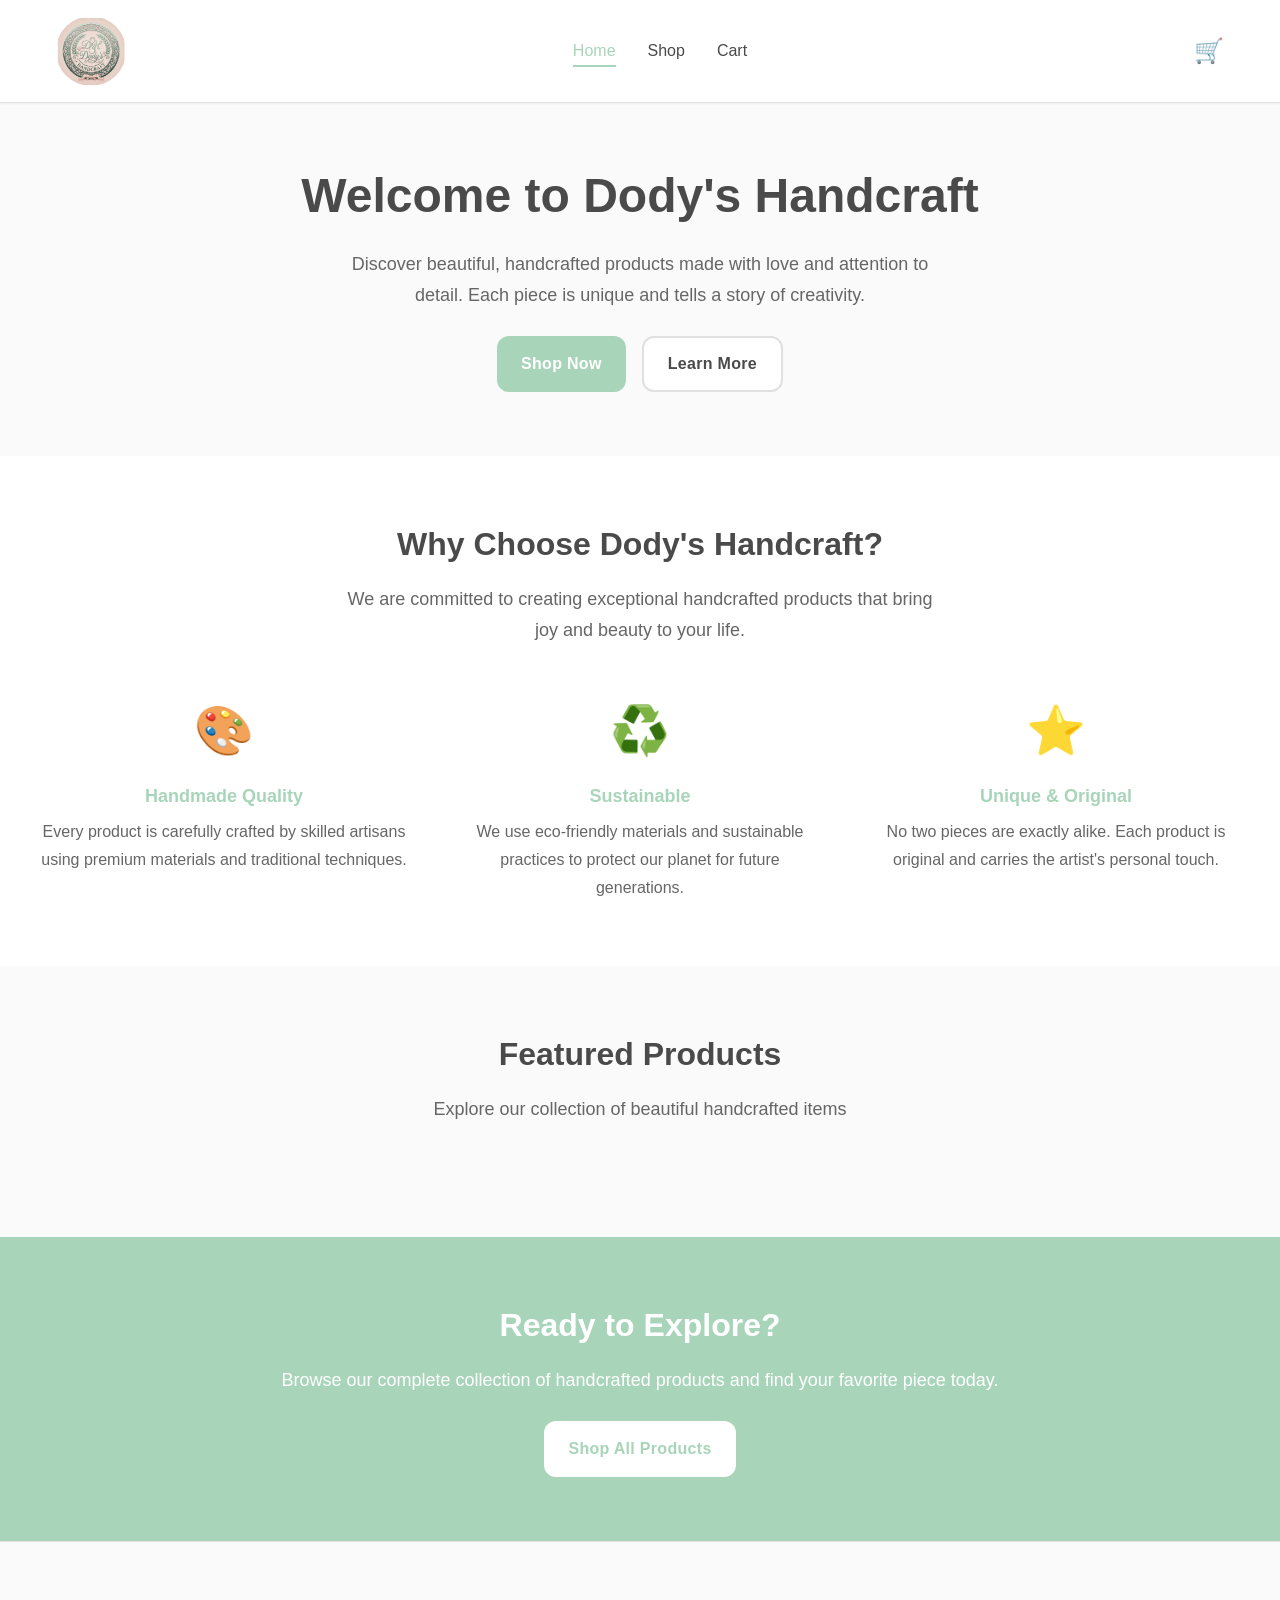
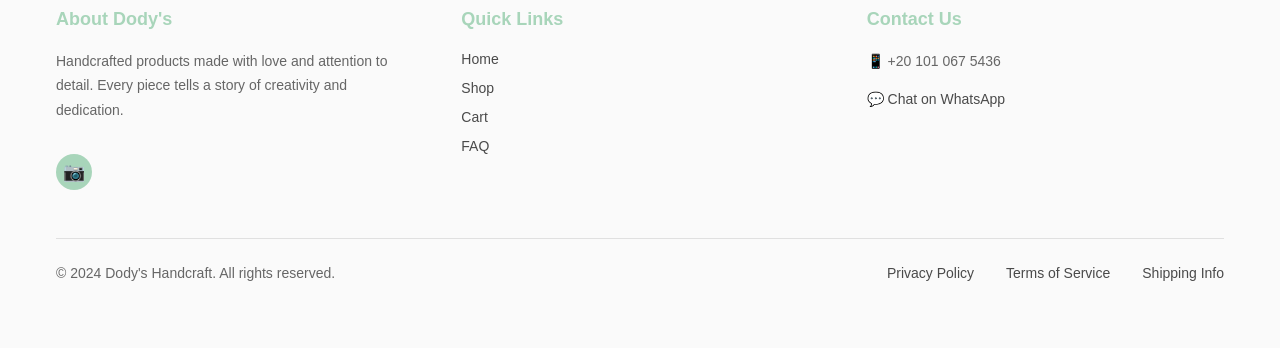
<file: index.html>
<!DOCTYPE html>
<html lang="en">
<head>
  <meta charset="UTF-8">
  <meta name="viewport" content="width=device-width, initial-scale=1.0">
  <title>Dody's Handcraft - Home</title>
  
  <!-- CSS Files -->
  <link rel="stylesheet" href="css/variables.css">
  <link rel="stylesheet" href="css/reset.css">
  <link rel="stylesheet" href="css/global.css">
  <link rel="stylesheet" href="css/components.css">
  <link rel="stylesheet" href="css/header.css">
  <link rel="stylesheet" href="css/footer.css">
  <link rel="stylesheet" href="css/home.css">
</head>
<body>
  <!-- Header -->
  <header></header>
  
  <!-- Main Content -->
  <main>
    <!-- Hero Section -->
    <section class="hero">
      <div class="hero-content">
        <h1 class="hero-title">Welcome to Dody's Handcraft</h1>
        <p class="hero-subtitle">Discover beautiful, handcrafted products made with love and attention to detail. Each piece is unique and tells a story of creativity.</p>
        <div class="hero-cta">
          <a href="shop.html" class="btn btn-primary">Shop Now</a>
          <button class="btn btn-secondary" onclick="document.getElementById('about').scrollIntoView({ behavior: 'smooth' })">Learn More</button>
        </div>
      </div>
    </section>
    
    <!-- About Section -->
    <section class="about" id="about">
      <div class="about-container">
        <div class="about-header">
          <h2 class="section-title">Why Choose Dody's Handcraft?</h2>
          <p class="section-description">We are committed to creating exceptional handcrafted products that bring joy and beauty to your life.</p>
        </div>
        
        <div class="about-grid">
          <div class="about-card">
            <div class="about-icon">🎨</div>
            <h3 class="about-card-title">Handmade Quality</h3>
            <p class="about-card-text">Every product is carefully crafted by skilled artisans using premium materials and traditional techniques.</p>
          </div>
          
          <div class="about-card">
            <div class="about-icon">♻️</div>
            <h3 class="about-card-title">Sustainable</h3>
            <p class="about-card-text">We use eco-friendly materials and sustainable practices to protect our planet for future generations.</p>
          </div>
          
          <div class="about-card">
            <div class="about-icon">⭐</div>
            <h3 class="about-card-title">Unique & Original</h3>
            <p class="about-card-text">No two pieces are exactly alike. Each product is original and carries the artist's personal touch.</p>
          </div>
        </div>
      </div>
    </section>
    
    <!-- Featured Products Section -->
    <section class="featured">
      <div class="featured-container">
        <div class="featured-header">
          <h2 class="section-title">Featured Products</h2>
          <p class="section-description">Explore our collection of beautiful handcrafted items</p>
        </div>
        
        <div class="products-grid" id="featuredProducts"></div>
      </div>
    </section>
    
    <!-- CTA Section -->
    <section class="cta-section">
      <div class="cta-content">
        <h2 class="cta-title">Ready to Explore?</h2>
        <p class="cta-text">Browse our complete collection of handcrafted products and find your favorite piece today.</p>
        <a href="shop.html" class="btn cta-button">Shop All Products</a>
      </div>
    </section>
  </main>
  
  <!-- Footer -->
  <footer></footer>
  
  <!-- JavaScript Files -->
  <script src="js/config.js"></script>
  <script src="js/utils.js"></script>
  <script src="js/components/cart.js"></script>
  <script src="js/components/products.js"></script>
  <script src="js/components/header.js"></script>
  <script src="js/components/footer.js"></script>
  
  <script>
    // Initialize cart
    const cart = new CartManager();
    
    document.addEventListener('DOMContentLoaded', () => {
      // Small delay to ensure all scripts are loaded
      setTimeout(() => {
        // Load featured products
        if (PRODUCTS && PRODUCTS.length > 0) {
          const featured = PRODUCTS.slice(0, 4);
          ProductCard.renderGrid(featured, '#featuredProducts');
        }
      }, 100);
    });
  </script>
</body>
</html>
</file>
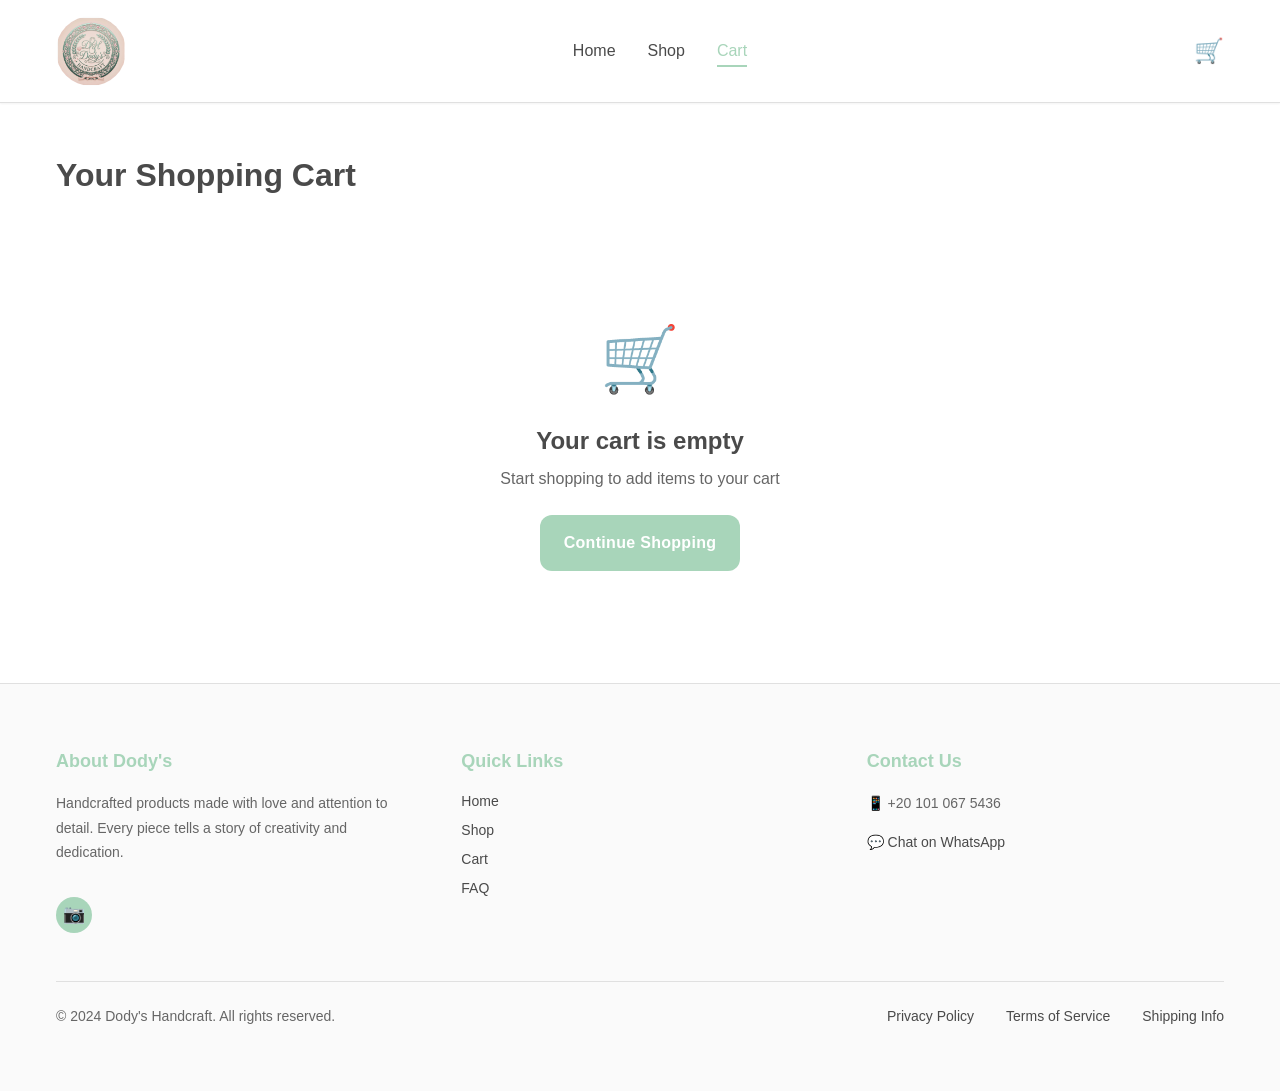
<file: cart.html>
<!DOCTYPE html>
<html lang="en">
<head>
  <meta charset="UTF-8">
  <meta name="viewport" content="width=device-width, initial-scale=1.0">
  <title>Shopping Cart - Dody's Handcraft</title>
  
  <!-- CSS Files -->
  <link rel="stylesheet" href="css/variables.css">
  <link rel="stylesheet" href="css/reset.css">
  <link rel="stylesheet" href="css/global.css">
  <link rel="stylesheet" href="css/components.css">
  <link rel="stylesheet" href="css/header.css">
  <link rel="stylesheet" href="css/footer.css">
  <link rel="stylesheet" href="css/cart.css">
</head>
<body>
  <!-- Header -->
  <header></header>
  
  <!-- Main Content -->
  <main>
    <div class="cart-container">
      <div class="cart-header">
        <h1 class="cart-title">Your Shopping Cart</h1>
      </div>
      
      <!-- Cart Content -->
      <div id="cartContent" class="cart-content">
        <!-- Cart Items will be rendered here -->
      </div>
      
      <!-- Empty Cart State -->
      <div id="emptyCart" class="empty-cart" style="display: none;">
        <div class="empty-cart-icon">🛒</div>
        <h2 class="empty-cart-title">Your cart is empty</h2>
        <p class="empty-cart-text">Start shopping to add items to your cart</p>
        <a href="shop.html" class="btn btn-primary empty-cart-button">Continue Shopping</a>
      </div>
    </div>
  </main>
  
  <!-- Footer -->
  <footer></footer>
  
  <!-- JavaScript Files -->
  <script src="js/config.js"></script>
  <script src="js/utils.js"></script>
  <script src="js/components/cart.js"></script>
  <script src="js/components/products.js"></script>
  <script src="js/components/header.js"></script>
  <script src="js/components/footer.js"></script>
  
  <script>
    // Load cart from localStorage
    let cartItems = JSON.parse(localStorage.getItem('dodyCart')) || [];
    
    function saveCart() {
      localStorage.setItem('dodyCart', JSON.stringify(cartItems));
    }
    
    function renderCart() {
      const cartContent = document.getElementById('cartContent');
      const emptyCart = document.getElementById('emptyCart');
      
      if (cartItems.length === 0) {
        cartContent.style.display = 'none';
        emptyCart.style.display = 'block';
        return;
      }
      
      cartContent.style.display = 'block';
      emptyCart.style.display = 'none';
      
      const itemsHtml = cartItems.map((item, index) => `
        <div class="cart-item" style="display: flex; gap: var(--spacing-lg); padding: var(--spacing-lg); border: 1px solid var(--color-gray-medium); border-radius: 12px; margin-bottom: var(--spacing-lg);">
          <img src="assets/images/${item.name}.jpg" alt="${item.name}" class="cart-item-image" style="width: 100px; height: 100px; object-fit: cover; border-radius: 8px;">
          <div class="cart-item-details" style="flex: 1;">
            <h3 style="font-size: var(--font-size-lg); font-weight: 600; margin-bottom: var(--spacing-sm);">${item.name}</h3>
            <p style="color: var(--color-gray-dark); margin-bottom: var(--spacing-sm);">Code: <strong>${item.code}</strong></p>
            <p style="color: var(--brand-primary); font-weight: 600; font-size: var(--font-size-lg);">${item.price}</p>
            <button class="btn btn-secondary" style="margin-top: var(--spacing-md); padding: var(--spacing-sm) var(--spacing-md); font-size: var(--font-size-sm);" onclick="removeFromCart(${index})">Remove from Cart</button>
          </div>
        </div>
      `).join('');
      
      const total = cartItems.length;
      const summaryHtml = `
        <div style="background: var(--color-gray-light); padding: var(--spacing-lg); border-radius: 12px; margin-top: var(--spacing-2xl);">
          <h3 style="font-size: var(--font-size-lg); font-weight: 700; margin-bottom: var(--spacing-lg);">Order Summary</h3>
          <div style="display: flex; justify-content: space-between; margin-bottom: var(--spacing-md);">
            <span>Total Items</span>
            <span style="font-weight: 600;">${total}</span>
          </div>
          <div style="border-top: 1px solid var(--color-gray-medium); padding-top: var(--spacing-lg); margin-top: var(--spacing-lg);">
            <button class="btn btn-primary" style="width: 100%; padding: var(--spacing-md) var(--spacing-lg); margin-bottom: var(--spacing-md); font-size: var(--font-size-base);" onclick="checkoutToWhatsApp()">Checkout via WhatsApp</button>
            <a href="shop.html" class="btn btn-secondary" style="width: 100%; padding: var(--spacing-md) var(--spacing-lg); display: block; text-align: center; text-decoration: none;">Continue Shopping</a>
          </div>
        </div>
      `;
      
      cartContent.innerHTML = itemsHtml + summaryHtml;
    }
    
    function removeFromCart(index) {
      cartItems.splice(index, 1);
      saveCart();
      renderCart();
      
      // Update header cart count
      if (window.Header) {
        const header = new Header();
        header.updateCartCount();
      }
    }
    
    function checkoutToWhatsApp() {
      if (cartItems.length === 0) {
        alert('Your cart is empty!');
        return;
      }
      
      const items = cartItems.map(p => `${p.name} – Code: ${p.code}`).join('\n');
      const message = encodeURIComponent(`Hello, I want to order:\n${items}`);
      window.open(`https://wa.me/201010675436?text=${message}`, '_blank');
      
      // Clear cart after checkout
      cartItems = [];
      localStorage.removeItem('dodyCart');
      renderCart();
    }
    
    document.addEventListener('DOMContentLoaded', () => {
      renderCart();
    });
  </script>
</body>
</html>
</file>
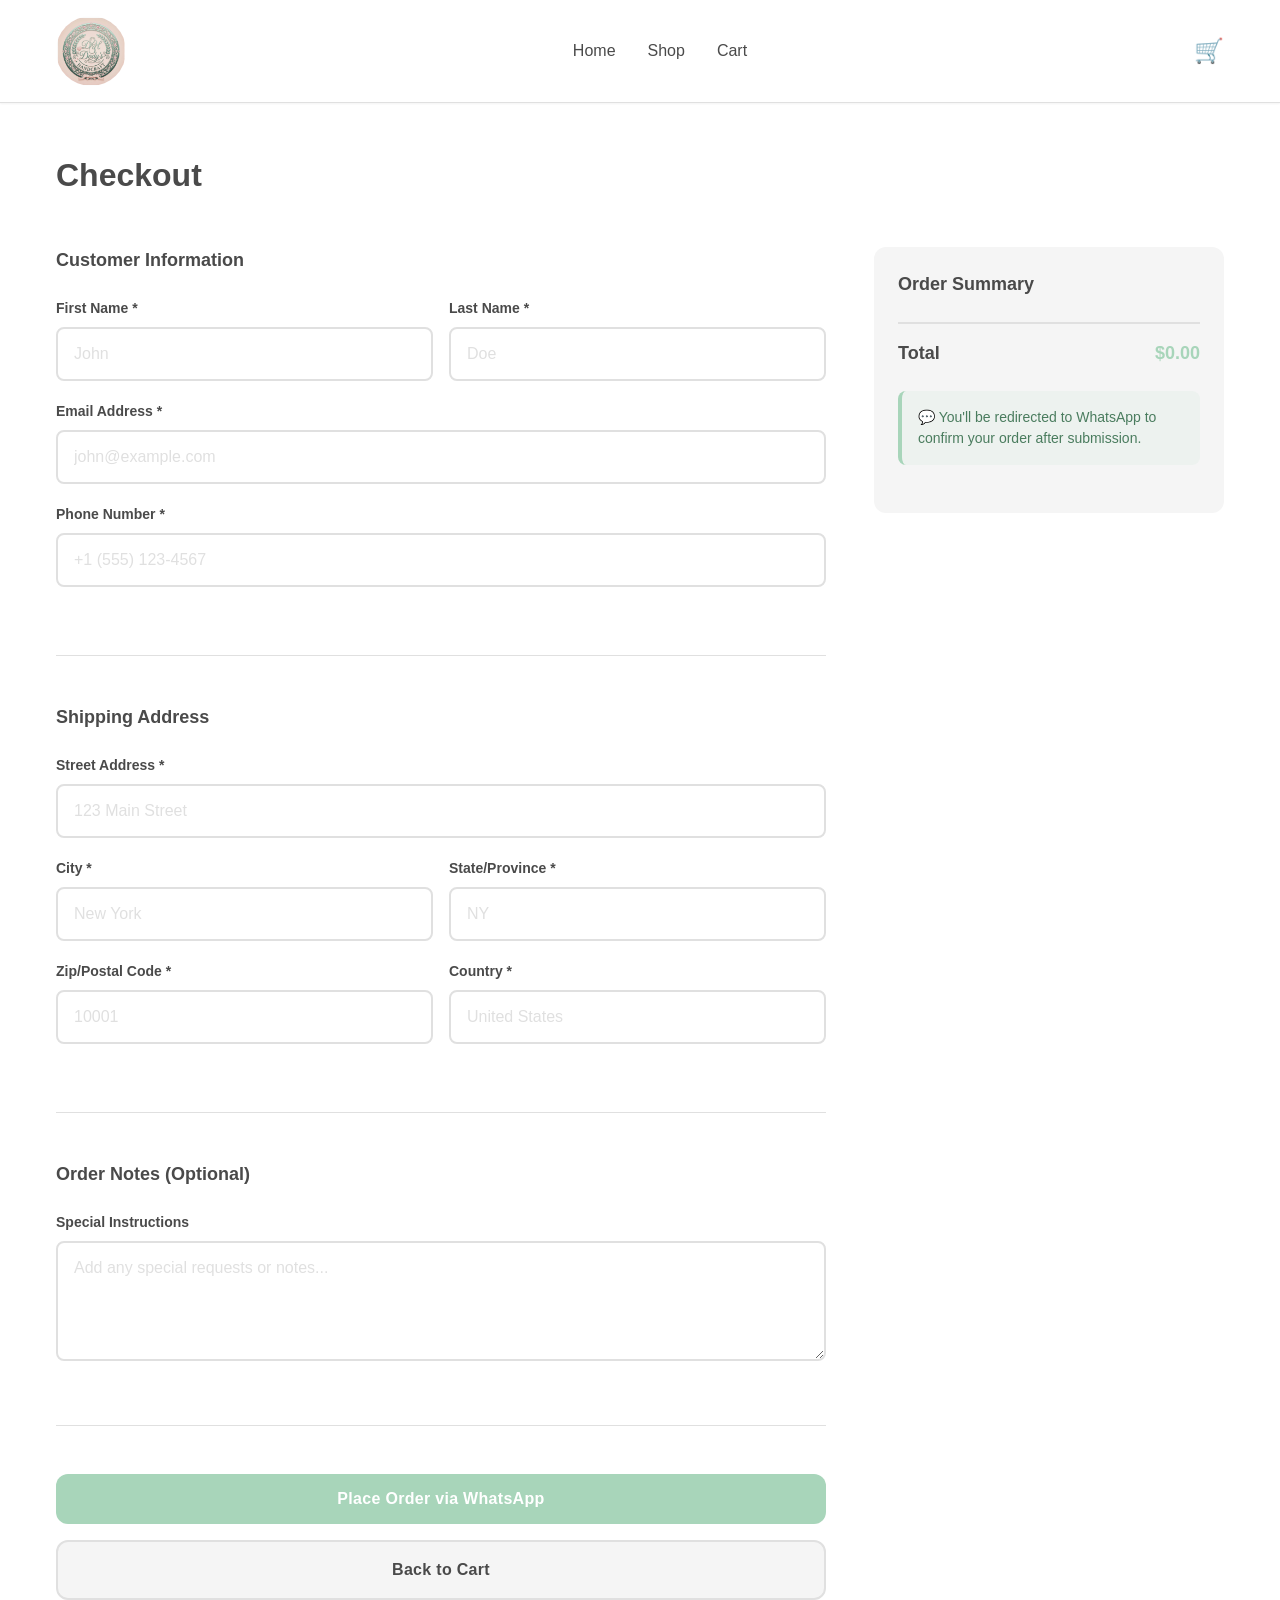
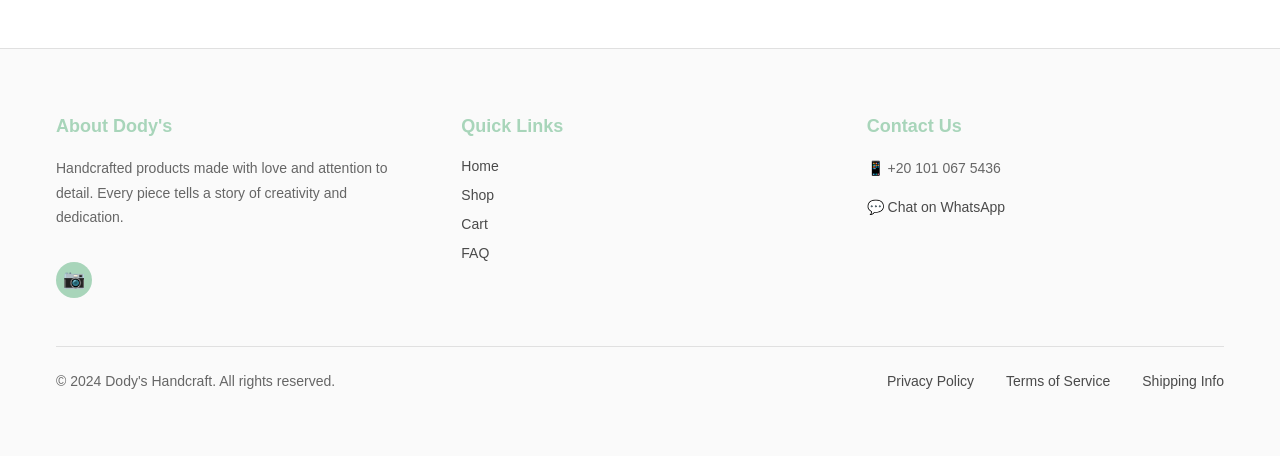
<file: checkout.html>
<!DOCTYPE html>
<html lang="en">
<head>
  <meta charset="UTF-8">
  <meta name="viewport" content="width=device-width, initial-scale=1.0">
  <title>Checkout - Dody's Handcraft</title>
  
  <!-- CSS Files -->
  <link rel="stylesheet" href="css/variables.css">
  <link rel="stylesheet" href="css/reset.css">
  <link rel="stylesheet" href="css/global.css">
  <link rel="stylesheet" href="css/components.css">
  <link rel="stylesheet" href="css/header.css">
  <link rel="stylesheet" href="css/footer.css">
  <link rel="stylesheet" href="css/checkout.css">
</head>
<body>
  <!-- Header -->
  <header></header>
  
  <!-- Main Content -->
  <main>
    <div class="checkout-container">
      <div class="checkout-header">
        <h1 class="checkout-title">Checkout</h1>
      </div>
      
      <div class="checkout-content">
        <!-- Checkout Form -->
        <div class="checkout-form">
          <form id="checkoutForm">
            <!-- Customer Information -->
            <div class="form-section">
              <h2 class="form-section-title">Customer Information</h2>
              
              <div class="form-row">
                <div class="input-group">
                  <label class="input-label" for="firstName">First Name *</label>
                  <input type="text" id="firstName" class="input-field" placeholder="John" required>
                  <span class="error-message" id="firstNameError"></span>
                </div>
                <div class="input-group">
                  <label class="input-label" for="lastName">Last Name *</label>
                  <input type="text" id="lastName" class="input-field" placeholder="Doe" required>
                  <span class="error-message" id="lastNameError"></span>
                </div>
              </div>
              
              <div class="form-row full">
                <div class="input-group">
                  <label class="input-label" for="email">Email Address *</label>
                  <input type="email" id="email" class="input-field" placeholder="john@example.com" required>
                  <span class="error-message" id="emailError"></span>
                </div>
              </div>
              
              <div class="form-row full">
                <div class="input-group">
                  <label class="input-label" for="phone">Phone Number *</label>
                  <input type="tel" id="phone" class="input-field" placeholder="+1 (555) 123-4567" required>
                  <span class="error-message" id="phoneError"></span>
                </div>
              </div>
            </div>
            
            <!-- Shipping Address -->
            <div class="form-section">
              <h2 class="form-section-title">Shipping Address</h2>
              
              <div class="form-row full">
                <div class="input-group">
                  <label class="input-label" for="address">Street Address *</label>
                  <input type="text" id="address" class="input-field" placeholder="123 Main Street" required>
                  <span class="error-message" id="addressError"></span>
                </div>
              </div>
              
              <div class="form-row">
                <div class="input-group">
                  <label class="input-label" for="city">City *</label>
                  <input type="text" id="city" class="input-field" placeholder="New York" required>
                  <span class="error-message" id="cityError"></span>
                </div>
                <div class="input-group">
                  <label class="input-label" for="state">State/Province *</label>
                  <input type="text" id="state" class="input-field" placeholder="NY" required>
                  <span class="error-message" id="stateError"></span>
                </div>
              </div>
              
              <div class="form-row">
                <div class="input-group">
                  <label class="input-label" for="zipcode">Zip/Postal Code *</label>
                  <input type="text" id="zipcode" class="input-field" placeholder="10001" required>
                  <span class="error-message" id="zipcodeError"></span>
                </div>
                <div class="input-group">
                  <label class="input-label" for="country">Country *</label>
                  <input type="text" id="country" class="input-field" placeholder="United States" required>
                  <span class="error-message" id="countryError"></span>
                </div>
              </div>
            </div>
            
            <!-- Order Notes -->
            <div class="form-section">
              <h2 class="form-section-title">Order Notes (Optional)</h2>
              <div class="form-row full">
                <div class="input-group">
                  <label class="input-label" for="notes">Special Instructions</label>
                  <textarea id="notes" class="input-field" placeholder="Add any special requests or notes..."></textarea>
                </div>
              </div>
            </div>
            
            <!-- Buttons -->
            <div class="checkout-buttons">
              <button type="submit" class="btn btn-primary" id="submitBtn">Place Order via WhatsApp</button>
              <a href="cart.html" class="btn btn-cancel">Back to Cart</a>
            </div>
          </form>
        </div>
        
        <!-- Order Summary -->
        <div class="order-summary">
          <h3 class="summary-title">Order Summary</h3>
          <div class="summary-items" id="summaryItems"></div>
          <div class="summary-total">
            <span>Total</span>
            <span class="summary-total-value" id="orderTotal">$0.00</span>
          </div>
          <div class="summary-note">
            💬 You'll be redirected to WhatsApp to confirm your order after submission.
          </div>
        </div>
      </div>
    </div>
  </main>
  
  <!-- Footer -->
  <footer></footer>
  
  <!-- JavaScript Files -->
  <script src="js/config.js"></script>
  <script src="js/utils.js"></script>
  <script src="js/components/cart.js"></script>
  <script src="js/components/products.js"></script>
  <script src="js/components/header.js"></script>
  <script src="js/components/footer.js"></script>
  
  <script>
    // Initialize cart
    const cart = new CartManager();
    
    // WhatsApp Configuration - Use the CONFIG object
    
    document.addEventListener('DOMContentLoaded', () => {
      renderOrderSummary();
      setupFormSubmit();
    });
    
    function renderOrderSummary() {
      const cartItems = cart.getCart();
      const summaryItems = document.getElementById('summaryItems');
      const orderTotal = document.getElementById('orderTotal');
      
      if (cartItems.length === 0) {
        window.location.href = 'cart.html';
        return;
      }
      
      const itemsHtml = cartItems.map(item => `
        <div class="summary-item">
          <div>
            <div>${item.name}</div>
            <div class="summary-item-code">Code: ${item.code}</div>
            <div class="summary-item-qty">x${item.quantity}</div>
          </div>
          <div class="summary-item-total">${formatCurrency(item.price * item.quantity)}</div>
        </div>
      `).join('');
      
      summaryItems.innerHTML = itemsHtml;
      orderTotal.textContent = formatCurrency(cart.getTotal());
    }
    
    function setupFormSubmit() {
      const form = document.getElementById('checkoutForm');
      
      form.addEventListener('submit', (e) => {
        e.preventDefault();
        
        if (validateForm()) {
          submitOrder();
        }
      });
    }
    
    function validateForm() {
      const fields = {
        firstName: { value: document.getElementById('firstName').value, name: 'First Name' },
        lastName: { value: document.getElementById('lastName').value, name: 'Last Name' },
        email: { value: document.getElementById('email').value, name: 'Email' },
        phone: { value: document.getElementById('phone').value, name: 'Phone' },
        address: { value: document.getElementById('address').value, name: 'Address' },
        city: { value: document.getElementById('city').value, name: 'City' },
        state: { value: document.getElementById('state').value, name: 'State' },
        zipcode: { value: document.getElementById('zipcode').value, name: 'Zipcode' },
        country: { value: document.getElementById('country').value, name: 'Country' }
      };
      
      let isValid = true;
      
      Object.keys(fields).forEach(key => {
        const field = fields[key];
        const input = document.getElementById(key);
        const error = document.getElementById(`${key}Error`);
        
        if (!field.value.trim()) {
          input.classList.add('error');
          error.textContent = `${field.name} is required`;
          isValid = false;
        } else {
          input.classList.remove('error');
          error.textContent = '';
          
          // Email validation
          if (key === 'email' && !isValidEmail(field.value)) {
            input.classList.add('error');
            error.textContent = 'Please enter a valid email';
            isValid = false;
          }
          
          // Phone validation
          if (key === 'phone' && !isValidPhone(field.value)) {
            input.classList.add('error');
            error.textContent = 'Please enter a valid phone number';
            isValid = false;
          }
        }
      });
      
      return isValid;
    }
    
    function submitOrder() {
      const firstName = document.getElementById('firstName').value;
      const lastName = document.getElementById('lastName').value;
      const email = document.getElementById('email').value;
      const phone = document.getElementById('phone').value;
      const address = document.getElementById('address').value;
      const city = document.getElementById('city').value;
      const state = document.getElementById('state').value;
      const zipcode = document.getElementById('zipcode').value;
      const country = document.getElementById('country').value;
      const notes = document.getElementById('notes').value;
      
      const cartItems = cart.getCart();
      const total = cart.getTotal();
      
      // Build order details
      const orderDetails = [
        `*NEW ORDER FROM DODY'S HANDCRAFT*`,
        ``,
        `📋 *Customer Information*`,
        `Name: ${firstName} ${lastName}`,
        `Email: ${email}`,
        `Phone: ${phone}`,
        ``,
        `📍 *Shipping Address*`,
        `${address}`,
        `${city}, ${state} ${zipcode}`,
        `${country}`,
        ``,
        `🛍️ *Order Details*`,
        ...cartItems.map(item => `• ${item.name} – Code: ${item.code} (x${item.quantity}) - ${formatCurrency(item.price * item.quantity)}`),
        ``,
        `💰 *Total Amount*`,
        `${formatCurrency(total)}`,
        ...(notes ? [``, `📝 *Notes*`, notes] : []),
        ``,
        `Thank you for shopping with us! 💚`
      ].join('\n');
      
      // Create WhatsApp link
      const whatsappLink = createWhatsAppLink(CONFIG.whatsapp.phone, orderDetails);
      
      // Clear cart and redirect
      cart.clearCart();
      new Header().updateCartCount();
      
      // Open WhatsApp
      window.open(whatsappLink, '_blank');
      
      // Redirect to home after a short delay
      setTimeout(() => {
        showNotification('Order submitted! You will be redirected shortly.', 'success', 4000);
        setTimeout(() => {
          window.location.href = 'index.html';
        }, 2000);
      }, 500);
    }
  </script>
</body>
</html>
</file>
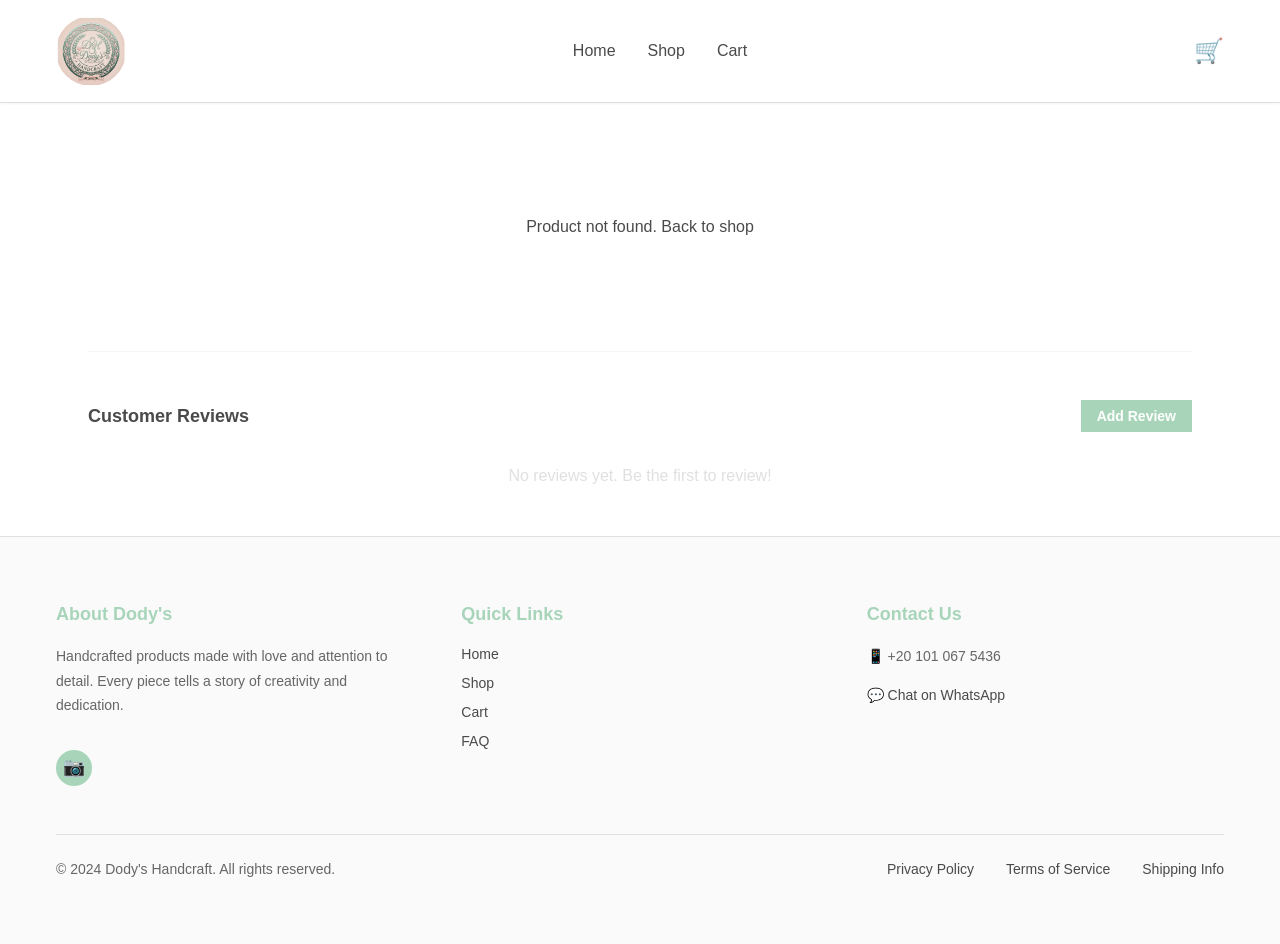
<file: product.html>
<!DOCTYPE html>
<html lang="en">
<head>
    <meta charset="UTF-8">
    <meta name="viewport" content="width=device-width, initial-scale=1.0">
    <title>Product Details - dody_s Handmade</title>
    <link rel="stylesheet" href="css/variables.css">
    <link rel="stylesheet" href="css/reset.css">
    <link rel="stylesheet" href="css/global.css">
    <link rel="stylesheet" href="css/components.css">
    <link rel="stylesheet" href="css/header.css">
    <link rel="stylesheet" href="css/footer.css">
    <link rel="stylesheet" href="css/features.css">
    <style>
        .product-detail-container {
            max-width: 1200px;
            margin: 0 auto;
            padding: var(--spacing-2xl);
        }

        .product-detail-grid {
            display: grid;
            grid-template-columns: 1fr 1fr;
            gap: var(--spacing-2xl);
            margin-bottom: var(--spacing-3xl);
        }

        .product-image {
            width: 100%;
            height: 400px;
            object-fit: cover;
            border-radius: var(--radius-lg);
        }

        .product-info h1 {
            font-size: var(--font-size-3xl);
            color: var(--brand-dark);
            margin-bottom: var(--spacing-md);
        }

        .product-code {
            font-size: var(--font-size-sm);
            color: var(--color-gray-medium);
            margin-bottom: var(--spacing-md);
        }

        .product-rating {
            margin-bottom: var(--spacing-md);
        }

        .product-price {
            font-size: var(--font-size-2xl);
            font-weight: 700;
            color: var(--brand-primary);
            margin-bottom: var(--spacing-md);
        }

        .product-description {
            color: var(--color-gray-dark);
            line-height: 1.6;
            margin-bottom: var(--spacing-xl);
        }

        .product-actions {
            display: flex;
            gap: var(--spacing-md);
            margin-bottom: var(--spacing-xl);
        }

        .product-actions button {
            flex: 1;
        }

        @media (max-width: 768px) {
            .product-detail-grid {
                grid-template-columns: 1fr;
                gap: var(--spacing-xl);
            }

            .product-info h1 {
                font-size: var(--font-size-2xl);
            }
        }
    </style>
</head>
<body>
    <!-- Header -->
    <header></header>

    <div class="product-detail-container">
        <div id="productDetail"></div>

        <!-- Reviews Section -->
        <div class="reviews-section">
            <div class="reviews-header">
                <h2 class="reviews-title">Customer Reviews</h2>
                <button class="add-review-btn" onclick="toggleReviewForm()">Add Review</button>
            </div>

            <!-- Review Form -->
            <div id="reviewForm" class="review-form" style="display: none;">
                <div class="form-group">
                    <label class="form-label">Your Name</label>
                    <input type="text" id="reviewName" class="form-input" placeholder="Enter your name" />
                </div>

                <div class="form-group">
                    <label class="form-label">Rating</label>
                    <div class="rating-selector">
                        <span class="star-selector" onclick="setRating(1)">★</span>
                        <span class="star-selector" onclick="setRating(2)">★</span>
                        <span class="star-selector" onclick="setRating(3)">★</span>
                        <span class="star-selector" onclick="setRating(4)">★</span>
                        <span class="star-selector" onclick="setRating(5)">★</span>
                    </div>
                </div>

                <div class="form-group">
                    <label class="form-label">Review Title</label>
                    <input type="text" id="reviewTitle" class="form-input" placeholder="Summarize your review" />
                </div>

                <div class="form-group">
                    <label class="form-label">Your Review</label>
                    <textarea id="reviewComment" class="form-textarea" placeholder="Share your experience with this product..."></textarea>
                </div>

                <button class="submit-review-btn" onclick="submitReview()">Submit Review</button>
            </div>

            <!-- Reviews List -->
            <div id="reviewsList"></div>
        </div>
    </div>

    <!-- Footer -->
    <footer></footer>

    <script src="js/config.js"></script>
    <script src="js/utils.js"></script>
    <script src="js/components/products.js"></script>
    <script src="js/components/header.js"></script>
    <script src="js/components/footer.js"></script>
    <script src="js/components/reviews.js"></script>
    <script src="js/components/wishlist.js"></script>
    <script>
        let currentProductId = null;
        let currentRating = 0;

        function getProductIdFromURL() {
            const params = new URLSearchParams(window.location.search);
            return parseInt(params.get('id')) || null;
        }

        function renderProductDetail() {
            currentProductId = getProductIdFromURL();
            if (!currentProductId) {
                document.getElementById('productDetail').innerHTML = `
                    <div style="text-align: center; padding: var(--spacing-3xl);">
                        <p>Product not found. <a href="shop.html">Back to shop</a></p>
                    </div>
                `;
                return;
            }

            const product = PRODUCTS.find(p => p.id === currentProductId);
            if (!product) {
                document.getElementById('productDetail').innerHTML = `
                    <div style="text-align: center; padding: var(--spacing-3xl);">
                        <p>Product not found. <a href="shop.html">Back to shop</a></p>
                    </div>
                `;
                return;
            }

            const avgRating = reviewsManager.getAverageRating(currentProductId);
            const reviewCount = reviewsManager.getReviewCount(currentProductId);
            const inWishlist = wishlistManager.isInWishlist(currentProductId);

            document.getElementById('productDetail').innerHTML = `
                <div class="product-detail-grid">
                    <div>
                        <img src="${product.image}" alt="${product.name}" class="product-image" />
                    </div>
                    <div class="product-info">
                        <h1>${product.name}</h1>
                        <div class="product-code">Code: ${product.code}</div>
                        <div class="product-rating">
                            <div class="rating-container">
                                <div>${reviewsManager.generateStarRating(avgRating, 'lg')}</div>
                                <span class="rating-text">${avgRating} (${reviewCount} reviews)</span>
                            </div>
                        </div>
                        <div class="product-price">EGP ${product.price}</div>
                        <p class="product-description">${product.description}</p>
                        <div class="product-actions">
                            <button class="btn btn-primary" onclick="buyNow(${product.id}, '${product.name}', '${product.code}')">Buy Now via WhatsApp</button>
                            <button class="btn btn-secondary" onclick="toggleWishlistProduct(${product.id})">
                                ${inWishlist ? '♥ In Wishlist' : '♡ Add to Wishlist'}
                            </button>
                        </div>
                    </div>
                </div>
            `;
        }

        function buyNow(productId, name, code) {
            const message = encodeURIComponent(`Hello, I want to order: ${name} – Code: ${code}`);
            window.open(`https://wa.me/201010675436?text=${message}`, '_blank');
        }

        function toggleWishlistProduct(productId) {
            const product = PRODUCTS.find(p => p.id === productId);
            if (product) {
                if (wishlistManager.isInWishlist(productId)) {
                    wishlistManager.removeFromWishlist(productId);
                } else {
                    wishlistManager.addToWishlist(product);
                }
                renderProductDetail();
            }
        }

        function renderReviews() {
            const reviews = reviewsManager.getProductReviews(currentProductId);
            const container = document.getElementById('reviewsList');

            if (reviews.length === 0) {
                container.innerHTML = '<p style="text-align: center; color: var(--color-gray-medium);">No reviews yet. Be the first to review!</p>';
                return;
            }

            container.innerHTML = reviews.map(review => `
                <div class="review-item">
                    <div class="review-header">
                        <div>
                            <div class="review-customer">${review.customerName}</div>
                            <div class="review-date">${new Date(review.date).toLocaleDateString()}</div>
                        </div>
                    </div>
                    <div class="review-rating">${reviewsManager.generateStarRating(review.rating, 'md')}</div>
                    <div class="review-title">${review.title}</div>
                    <div class="review-comment">${review.comment}</div>
                    <div class="review-actions">
                        <button class="review-action-btn" onclick="markHelpful(${review.id})">👍 Helpful</button>
                        <span class="review-helpful-count">(${review.helpful})</span>
                    </div>
                </div>
            `).join('');
        }

        function toggleReviewForm() {
            const form = document.getElementById('reviewForm');
            form.style.display = form.style.display === 'none' ? 'block' : 'none';
        }

        function setRating(rating) {
            currentRating = rating;
            document.querySelectorAll('.star-selector').forEach((star, index) => {
                if (index < rating) {
                    star.classList.add('selected');
                } else {
                    star.classList.remove('selected');
                }
            });
        }

        function submitReview() {
            const name = document.getElementById('reviewName').value;
            const title = document.getElementById('reviewTitle').value;
            const comment = document.getElementById('reviewComment').value;

            if (!name || !currentRating || !title || !comment) {
                alert('Please fill in all fields');
                return;
            }

            reviewsManager.addReview(currentProductId, {
                customerName: name,
                rating: currentRating,
                title,
                comment
            });

            // Reset form
            document.getElementById('reviewForm').style.display = 'none';
            document.getElementById('reviewName').value = '';
            document.getElementById('reviewTitle').value = '';
            document.getElementById('reviewComment').value = '';
            currentRating = 0;
            document.querySelectorAll('.star-selector').forEach(s => s.classList.remove('selected'));

            renderReviews();
            renderProductDetail();
        }

        function markHelpful(reviewId) {
            reviewsManager.markHelpful(currentProductId, reviewId);
            renderReviews();
        }

        // Initialize
        renderProductDetail();
        renderReviews();
    </script>
</body>
</html>
</file>
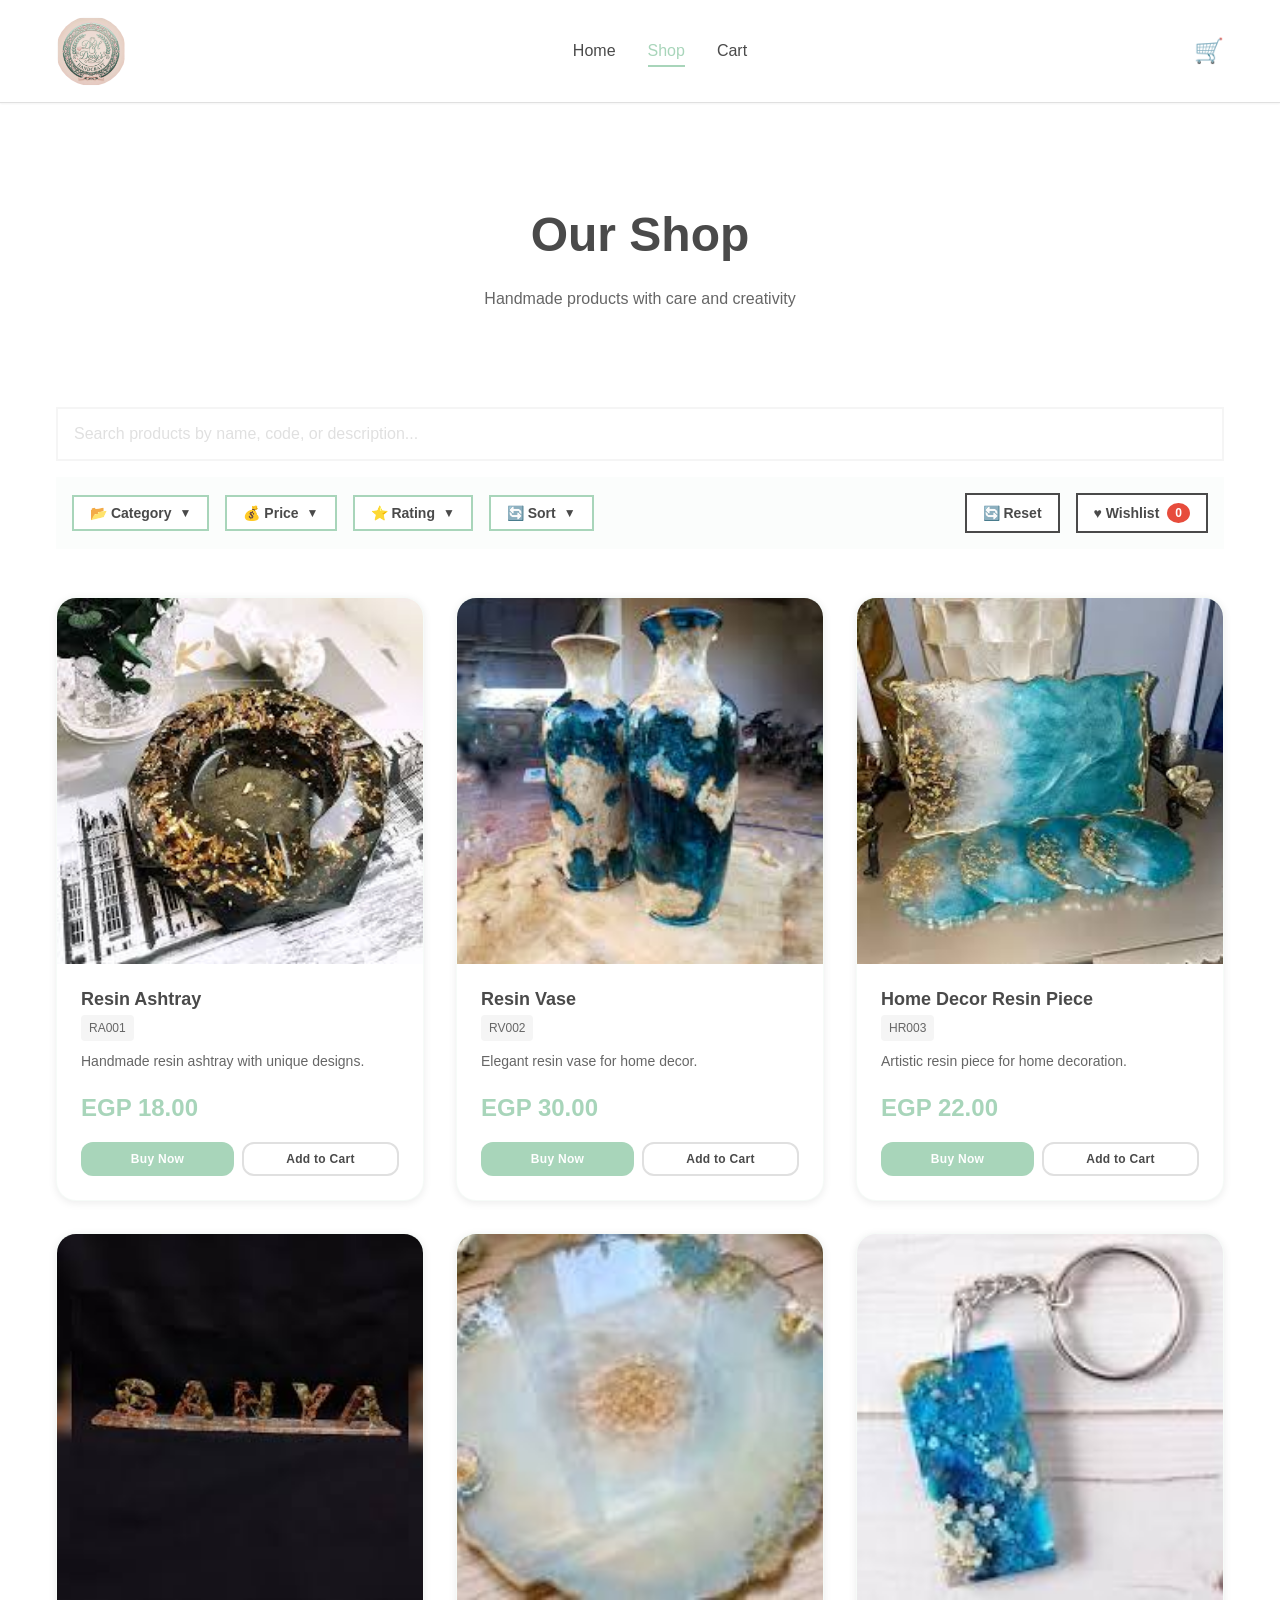
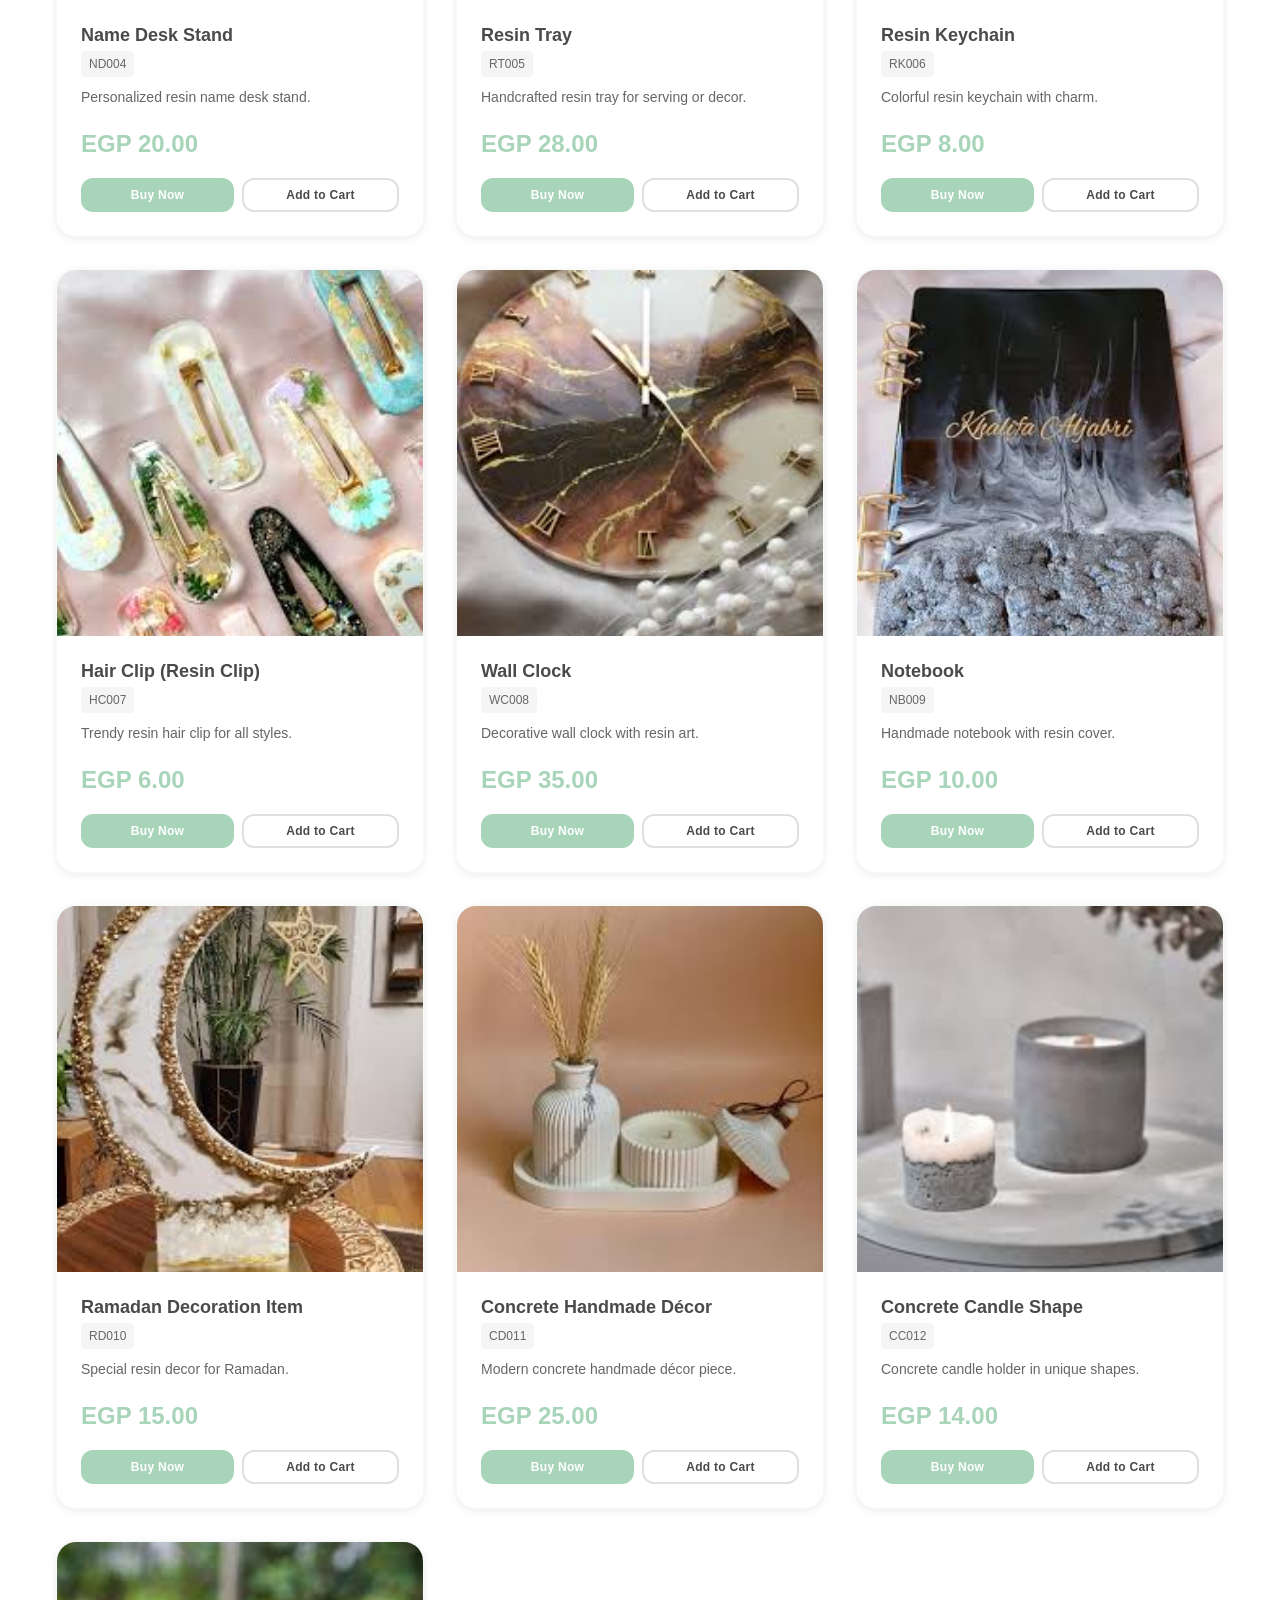
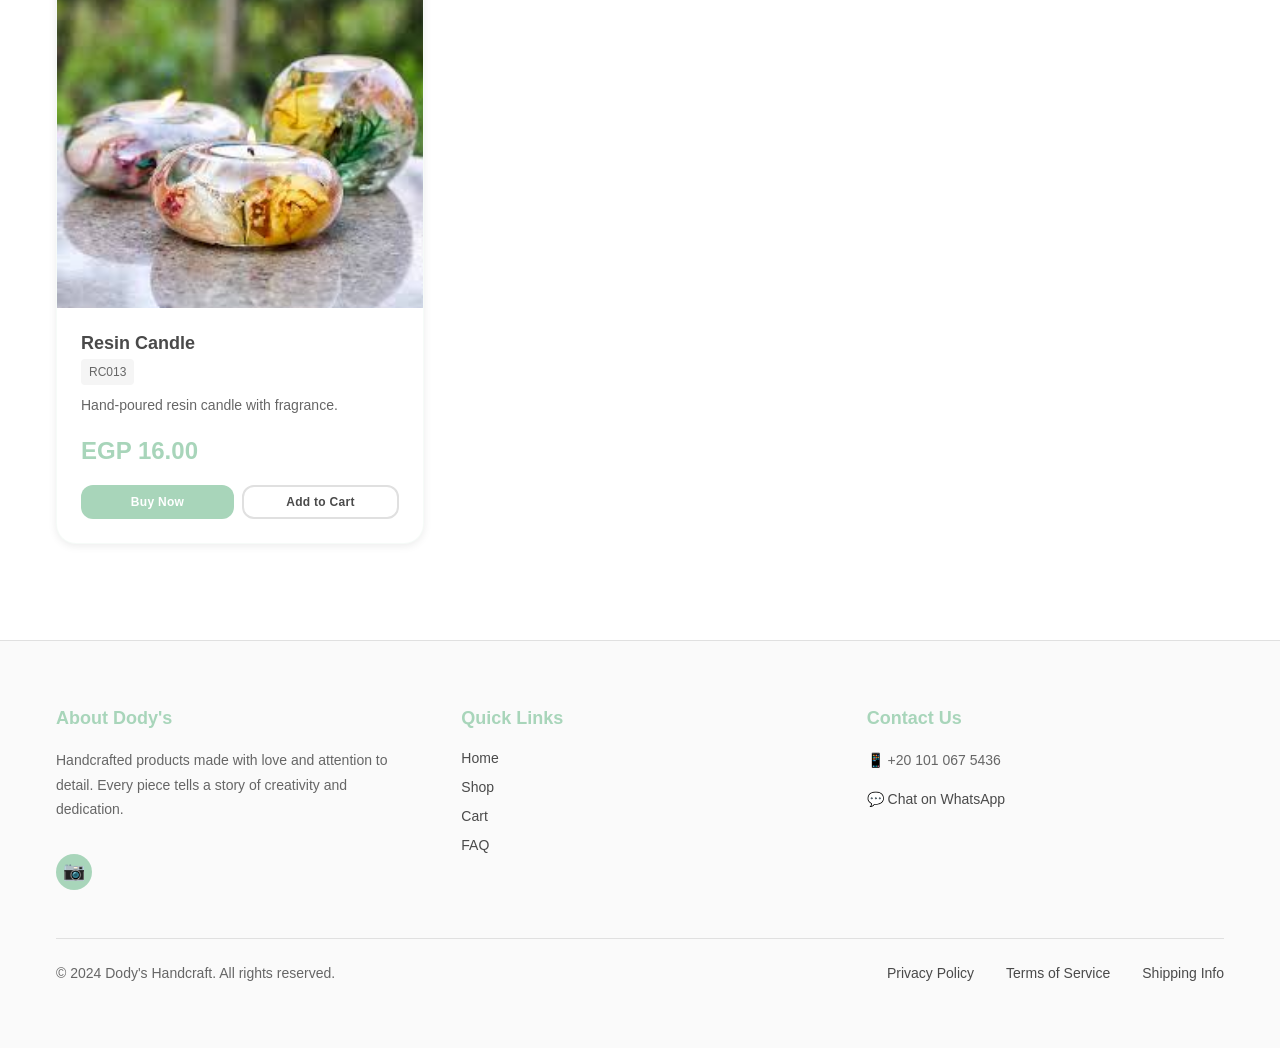
<file: shop.html>
<!DOCTYPE html>
<html lang="en">
<head>
    <meta charset="UTF-8">
    <meta name="viewport" content="width=device-width, initial-scale=1.0">
    <title>Shop - dody_s Handmade</title>
    <link rel="stylesheet" href="css/variables.css">
    <link rel="stylesheet" href="css/reset.css">
    <link rel="stylesheet" href="css/global.css">
    <link rel="stylesheet" href="css/components.css">
    <link rel="stylesheet" href="css/header.css">
    <link rel="stylesheet" href="css/footer.css">
    <link rel="stylesheet" href="css/shop.css">
    <link rel="stylesheet" href="css/features.css">
</head>
<body>
    <!-- Header -->
    <header></header>

    <div class="shop-container">
        <section class="shop-header" style="text-align: center; margin-bottom: var(--spacing-2xl); padding: var(--spacing-2xl) var(--spacing-md);">
            <h1 class="shop-title" style="font-size: var(--font-size-3xl); font-weight: 700; color: var(--brand-dark); margin-bottom: var(--spacing-md);">Our Shop</h1>
            <p style="color: var(--color-gray-dark); font-size: var(--font-size-base); margin-top: var(--spacing-md);">Handmade products with care and creativity</p>
        </section>

        <!-- Search & Filter Section -->
        <div class="search-container">
            <div class="search-input-wrapper">
                <input 
                    type="text" 
                    id="searchInput" 
                    class="search-input" 
                    placeholder="Search products by name, code, or description..."
                    aria-label="Search products"
                >
            </div>
        </div>

        <!-- Filters Toolbar -->
        <div class="filters-toolbar">
            <div class="filters-left">
                <!-- Category Dropdown -->
                <div class="filter-dropdown-wrapper">
                    <button class="filter-dropdown-toggle" onclick="toggleFilterDropdown('categoryDropdown')">
                        📂 Category <span class="dropdown-arrow">▼</span>
                    </button>
                    <div id="categoryDropdown" class="filter-dropdown-menu" style="display: none;">
                        <div id="categoryFilters" style="padding: var(--spacing-md);"></div>
                    </div>
                </div>

                <!-- Price Dropdown -->
                <div class="filter-dropdown-wrapper">
                    <button class="filter-dropdown-toggle" onclick="toggleFilterDropdown('priceDropdown')">
                        💰 Price <span class="dropdown-arrow">▼</span>
                    </button>
                    <div id="priceDropdown" class="filter-dropdown-menu" style="display: none; min-width: 250px;">
                        <div style="padding: var(--spacing-md);">
                            <div style="margin-bottom: var(--spacing-md);">
                                <label style="display: block; font-size: var(--font-size-xs); color: var(--color-gray-medium); margin-bottom: var(--spacing-sm);">Minimum Price</label>
                                <input type="range" id="priceMin" min="0" max="5000" value="0" style="width: 100%;">
                            </div>
                            <div style="margin-bottom: var(--spacing-md);">
                                <label style="display: block; font-size: var(--font-size-xs); color: var(--color-gray-medium); margin-bottom: var(--spacing-sm);">Maximum Price</label>
                                <input type="range" id="priceMax" min="0" max="5000" value="5000" style="width: 100%;">
                            </div>
                            <div style="background: rgba(168, 213, 186, 0.1); padding: var(--spacing-sm); border-radius: var(--radius-sm); text-align: center;">
                                <span id="priceDisplay" style="font-weight: 600; color: var(--brand-primary);">EGP 0 - EGP 5000</span>
                            </div>
                        </div>
                    </div>
                </div>

                <!-- Rating Dropdown -->
                <div class="filter-dropdown-wrapper">
                    <button class="filter-dropdown-toggle" onclick="toggleFilterDropdown('ratingDropdown')">
                        ⭐ Rating <span class="dropdown-arrow">▼</span>
                    </button>
                    <div id="ratingDropdown" class="filter-dropdown-menu" style="display: none;">
                        <div style="padding: var(--spacing-md);">
                            <label class="filter-checkbox">
                                <input type="radio" name="rating" value="0" checked> All Ratings
                            </label>
                            <label class="filter-checkbox">
                                <input type="radio" name="rating" value="4"> ★★★★★ 4+
                            </label>
                            <label class="filter-checkbox">
                                <input type="radio" name="rating" value="3"> ★★★★☆ 3+
                            </label>
                        </div>
                    </div>
                </div>

                <!-- Sort Dropdown -->
                <div class="filter-dropdown-wrapper">
                    <button class="filter-dropdown-toggle" onclick="toggleFilterDropdown('sortDropdown')">
                        🔄 Sort <span class="dropdown-arrow">▼</span>
                    </button>
                    <div id="sortDropdown" class="filter-dropdown-menu" style="display: none;">
                        <select id="sortSelect" class="sort-select-dropdown">
                            <option value="name">Product Name (A-Z)</option>
                            <option value="price-low">Price: Low to High</option>
                            <option value="price-high">Price: High to Low</option>
                            <option value="rating">Highest Rated</option>
                            <option value="newest">Newest First</option>
                        </select>
                    </div>
                </div>
            </div>

            <div class="filters-right">
                <button id="resetFiltersBtn" class="filter-action-btn reset">🔄 Reset</button>
                <button id="viewWishlistBtn" class="filter-action-btn wishlist">
                    ♥ Wishlist <span id="wishlistCount" class="badge">0</span>
                </button>
            </div>
        </div>

        <main>
            <section id="product-list" class="shop-grid"></section>
            <div id="noResults" class="no-results" style="display: none;">
                <div class="no-results-icon">🔍</div>
                <p class="no-results-text">No products found matching your filters.</p>
                <button class="reset-filters-btn">Try different filters</button>
            </div>
        </main>
    </div>

    <!-- Footer -->
    <footer></footer>

    <script src="js/config.js"></script>
    <script src="js/utils.js"></script>
    <script src="js/components/products.js"></script>
    <script src="js/components/header.js"></script>
    <script src="js/components/footer.js"></script>
    <script src="js/components/search.js"></script>
    <script src="js/components/reviews.js"></script>
    <script src="js/components/wishlist.js"></script>
    <script>
        // Close dropdowns when clicking outside
        document.addEventListener('click', function(e) {
            if (!e.target.closest('.filter-dropdown-wrapper')) {
                document.querySelectorAll('.filter-dropdown-menu').forEach(menu => {
                    menu.style.display = 'none';
                });
            }
        });

        // Toggle filter dropdowns
        function toggleFilterDropdown(id) {
            const menu = document.getElementById(id);
            const isOpen = menu.style.display !== 'none';
            
            // Close all other dropdowns
            document.querySelectorAll('.filter-dropdown-menu').forEach(m => {
                m.style.display = 'none';
            });
            
            // Toggle current
            menu.style.display = isOpen ? 'none' : 'block';
        }

        // Initialize search and filter functionality
        let searchFilter = new SearchFilter(PRODUCTS);

        // Initialize event listeners
        document.getElementById('searchInput').addEventListener('input', (e) => {
            searchFilter.setSearchTerm(e.target.value);
            renderFilteredProducts();
        });

        document.getElementById('sortSelect').addEventListener('change', (e) => {
            searchFilter.setSortBy(e.target.value);
            renderFilteredProducts();
        });

        document.getElementById('priceMin').addEventListener('input', updatePriceDisplay);
        document.getElementById('priceMax').addEventListener('input', updatePriceDisplay);

        document.querySelectorAll('input[name="rating"]').forEach(radio => {
            radio.addEventListener('change', (e) => {
                searchFilter.setMinRating(parseFloat(e.target.value));
                renderFilteredProducts();
            });
        });

        document.getElementById('resetFiltersBtn').addEventListener('click', resetFilters);
        document.getElementById('viewWishlistBtn').addEventListener('click', viewWishlist);

        // Setup category filters
        function setupCategoryFilters() {
            const categories = searchFilter.getCategories();
            const container = document.getElementById('categoryFilters');
            
            container.innerHTML = `
                <label class="filter-checkbox">
                    <input type="radio" name="category" value="all" checked> All Categories
                </label>
            ` + categories.map(cat => `
                <label class="filter-checkbox">
                    <input type="radio" name="category" value="${cat}"> ${cat.charAt(0).toUpperCase() + cat.slice(1)}
                </label>
            `).join('');

            document.querySelectorAll('input[name="category"]').forEach(radio => {
                radio.addEventListener('change', (e) => {
                    searchFilter.setCategory(e.target.value);
                    renderFilteredProducts();
                });
            });
        }

        function updatePriceDisplay() {
            const minInput = document.getElementById('priceMin');
            const maxInput = document.getElementById('priceMax');
            const min = parseFloat(minInput.value);
            const max = parseFloat(maxInput.value);

            if (min > max) {
                minInput.value = max;
            }
            if (max < min) {
                maxInput.value = min;
            }

            const newMin = parseFloat(minInput.value);
            const newMax = parseFloat(maxInput.value);
            document.getElementById('priceDisplay').textContent = `EGP ${newMin} - EGP ${newMax}`;
            
            searchFilter.setPriceRange(newMin, newMax);
            renderFilteredProducts();
        }

        function renderFilteredProducts() {
            const filtered = searchFilter.getFiltered();
            const list = document.getElementById('product-list');
            const noResults = document.getElementById('noResults');

            if (filtered.length === 0) {
                list.innerHTML = '';
                noResults.style.display = 'block';
                return;
            }

            noResults.style.display = 'none';
            list.innerHTML = filtered.map(product => {
                const rating = product.averageRating || 0;
                const reviewCount = product.reviewCount || 0;
                const inWishlist = wishlistManager.isInWishlist(product.id);
                
                return `
                    <div class="card" style="border-radius: 20px; overflow: hidden; position: relative;">
                        <img src="${product.image}" alt="${product.name}" class="card-image" />
                        <button class="wishlist-btn ${inWishlist ? 'in-wishlist' : ''}" 
                                onclick="toggleWishlist(${product.id})" 
                                style="position: absolute; top: 10px; right: 10px; z-index: 10;">
                            ${inWishlist ? '♥' : '♡'}
                        </button>
                        <div class="card-content">
                            <h2 class="card-title">${product.name}</h2>
                            <div class="card-code">${product.code}</div>
                            <div class="rating-container">
                                <div>${reviewsManager.generateStarRating(rating, 'sm')}</div>
                                <span class="rating-text">${rating}</span>
                                <span class="review-count">(${reviewCount})</span>
                            </div>
                            <p class="card-description">${product.description}</p>
                            <div class="card-footer">
                                <span class="card-price">EGP ${product.price}</span>
                                <div class="card-actions">
                                    <button class="btn btn-primary buy-now" data-name="${product.name}" data-code="${product.code}">Buy Now</button>
                                    <button class="btn btn-secondary add-to-cart" data-name="${product.name}" data-code="${product.code}">Add to Cart</button>
                                </div>
                            </div>
                        </div>
                    </div>
                `;
            }).join('');

            // Add event listeners to buttons
            document.querySelectorAll('.buy-now').forEach(btn => {
                btn.addEventListener('click', handleBuyNow);
            });
            document.querySelectorAll('.add-to-cart').forEach(btn => {
                btn.addEventListener('click', handleAddToCart);
            });
        }

        function handleBuyNow(e) {
            const name = e.target.getAttribute('data-name');
            const code = e.target.getAttribute('data-code');
            const message = encodeURIComponent(`Hello, I want to order: ${name} – Code: ${code}`);
            window.open(`https://wa.me/201010675436?text=${message}`, '_blank');
        }

        function handleAddToCart(e) {
            const name = e.target.getAttribute('data-name');
            const code = e.target.getAttribute('data-code');
            const product = PRODUCTS.find(p => p.name === name && p.code === code);
            
            if (product) {
                const button = e.target;
                const originalText = button.textContent;
                button.textContent = '✓ Added!';
                button.style.background = 'var(--brand-primary)';
                
                setTimeout(() => {
                    button.textContent = 'Add to Cart';
                    button.style.background = '';
                }, 1500);
            }
        }

        function toggleWishlist(productId) {
            const product = PRODUCTS.find(p => p.id === productId);
            if (product) {
                if (wishlistManager.isInWishlist(productId)) {
                    wishlistManager.removeFromWishlist(productId);
                } else {
                    wishlistManager.addToWishlist(product);
                }
                updateWishlistDisplay();
                renderFilteredProducts();
            }
        }

        function updateWishlistDisplay() {
            const count = wishlistManager.getWishlistCount();
            document.getElementById('wishlistCount').textContent = count;
        }

        function viewWishlist() {
            window.location.href = 'wishlist.html';
        }

        function resetFilters() {
            document.getElementById('searchInput').value = '';
            document.querySelector('input[name="category"][value="all"]').checked = true;
            document.getElementById('priceMin').value = 0;
            document.getElementById('priceMax').value = 5000;
            document.querySelector('input[name="rating"][value="0"]').checked = true;
            document.getElementById('sortSelect').value = 'name';
            
            searchFilter.resetFilters();
            updatePriceDisplay();
            renderFilteredProducts();
            
            // Close all dropdowns
            document.querySelectorAll('.filter-dropdown-menu').forEach(menu => {
                menu.style.display = 'none';
            });
        }

        // Initialize
        setupCategoryFilters();
        updateWishlistDisplay();
        renderFilteredProducts();
    </script>
</body>
</html>

    <script src="js/components/products.js"></script>
    <script src="js/components/header.js"></script>
    <script src="js/components/footer.js"></script>
    <script>
        // Mock data for shop products
        const mockProducts = [
            {
                id: 1,
                code: "RA001",
                name: "Resin Ashtray",
                price: "EGP 18.00",
                image: "assets/images/Resin Ashtray.jpg",
                description: "Handmade resin ashtray with unique designs."
            },
            {
                id: 2,
                code: "RV002",
                name: "Resin Vase",
                price: "EGP 30.00",
                image: "assets/images/Resin Vase.jpg",
                description: "Elegant resin vase for home decor."
            },
            {
                id: 3,
                code: "HR003",
                name: "Home Decor Resin Piece",
                price: "EGP 22.00",
                image: "assets/images/Home Decor Resin Piece.jpg",
                description: "Artistic resin piece for home decoration."
            },
            {
                id: 4,
                code: "ND004",
                name: "Name Desk Stand",
                price: "EGP 20.00",
                image: "assets/images/Name Desk Stand.jpg",
                description: "Personalized resin name desk stand."
            },
            {
                id: 5,
                code: "RT005",
                name: "Resin Tray",
                price: "EGP 28.00",
                image: "assets/images/Resin Tray.jpg",
                description: "Handcrafted resin tray for serving or decor."
            },
            {
                id: 6,
                code: "RK006",
                name: "Resin Keychain",
                price: "EGP 8.00",
                image: "assets/images/Resin Keychain.jpg",
                description: "Colorful resin keychain with charm."
            },
            {
                id: 7,
                code: "HC007",
                name: "Hair Clip (Resin Clip)",
                price: "EGP 6.00",
                image: "assets/images/Hair Clip (Resin Clip).jpg",
                description: "Trendy resin hair clip for all styles."
            },
            {
                id: 8,
                code: "WC008",
                name: "Wall Clock",
                price: "EGP 35.00",
                image: "assets/images/Wall Clock.jpg",
                description: "Decorative wall clock with resin art."
            },
            {
                id: 9,
                code: "NB009",
                name: "Notebook",
                price: "EGP 10.00",
                image: "assets/images/Notebook.jpg",
                description: "Handmade notebook with resin cover."
            },
            {
                id: 10,
                code: "RD010",
                name: "Ramadan Decoration Item",
                price: "EGP 15.00",
                image: "assets/images/Ramadan Decoration Item.jpg",
                description: "Special resin decor for Ramadan."
            },
            {
                id: 11,
                code: "CD011",
                name: "Concrete Handmade Décor",
                price: "EGP 25.00",
                image: "assets/images/Concrete Handmade Décor.jpg",
                description: "Modern concrete handmade décor piece."
            },
            {
                id: 12,
                code: "CC012",
                name: "Concrete Candle Shape",
                price: "EGP 14.00",
                image: "assets/images/Concrete Candle Shape.jpg",
                description: "Concrete candle holder in unique shapes."
            },
            {
                id: 13,
                code: "RC013",
                name: "Resin Candle",
                price: "EGP 16.00",
                image: "assets/images/Resin Candle.jpg",
                description: "Hand-poured resin candle with fragrance."
            }
        ];

        // Render products to the shop page with modern design
        function renderProducts(products) {
            const list = document.getElementById('product-list');
            list.innerHTML = products.map(product => `
                <div class="card" style="border-radius: 20px; overflow: hidden;">
                    <img src="${product.image}" alt="${product.name}" class="card-image" />
                    <div class="card-content">
                        <h2 class="card-title">${product.name}</h2>
                        <div class="card-code">${product.code}</div>
                        <p class="card-description">${product.description}</p>
                        <div class="card-footer">
                            <span class="card-price">${product.price}</span>
                            <div class="card-actions">
                                <button class="btn btn-primary buy-now" data-name="${product.name}" data-code="${product.code}">Buy Now</button>
                                <button class="btn btn-secondary add-to-cart" data-name="${product.name}" data-code="${product.code}">Add to Cart</button>
                            </div>
                        </div>
                    </div>
                </div>
            `).join('');

            // Add hover effects
            Array.from(document.querySelectorAll('.card')).forEach(card => {
                card.addEventListener('mouseenter', () => {
                    card.style.boxShadow = 'var(--shadow-lg)';
                    card.style.transform = 'translateY(-4px)';
                });
                card.addEventListener('mouseleave', () => {
                    card.style.boxShadow = 'var(--shadow-md)';
                    card.style.transform = 'translateY(0)';
                });
            });
        }

        // WhatsApp redirect for Buy Now button only
        document.addEventListener('click', function(e) {
            if (e.target.classList.contains('buy-now')) {
                const name = e.target.getAttribute('data-name');
                const code = e.target.getAttribute('data-code');
                const message = encodeURIComponent(`Hello, I want to order: ${name} – Code: ${code}`);
                window.open(`https://wa.me/201010675436?text=${message}`, '_blank');
            }
            if (e.target.classList.contains('add-to-cart')) {
                const name = e.target.getAttribute('data-name');
                const code = e.target.getAttribute('data-code');
                addToCart({ name, code });
                e.preventDefault();
            }
        });

        // Cart logic with localStorage
        let cart = JSON.parse(localStorage.getItem('dodyCart')) || [];
        
        function saveCart() {
            localStorage.setItem('dodyCart', JSON.stringify(cart));
        }
        
        function addToCart(product) {
            cart.push(product);
            saveCart();
            
            // Update header cart count
            if (window.Header) {
                const header = new Header();
                header.updateCartCount();
            } else {
                const badge = document.getElementById('cartBadge');
                if (badge) badge.textContent = cart.length;
            }
            
            // Show success message and stay on page
            const button = event.target;
            const originalText = button.textContent;
            button.textContent = '✓ Added!';
            button.style.background = 'var(--brand-primary)';
            
            setTimeout(() => {
                button.textContent = 'Add to Cart';
                button.style.background = '';
            }, 1500);
        }
        
        // Update cart count function
        function updateCartCount() {
            const cartCount = document.querySelector('[data-cart-count]');
            if (cartCount) {
                cartCount.textContent = cart.length;
            }
        }

        renderProducts(mockProducts);
        updateCartCount();
    </script>
</body>
</html>
</file>
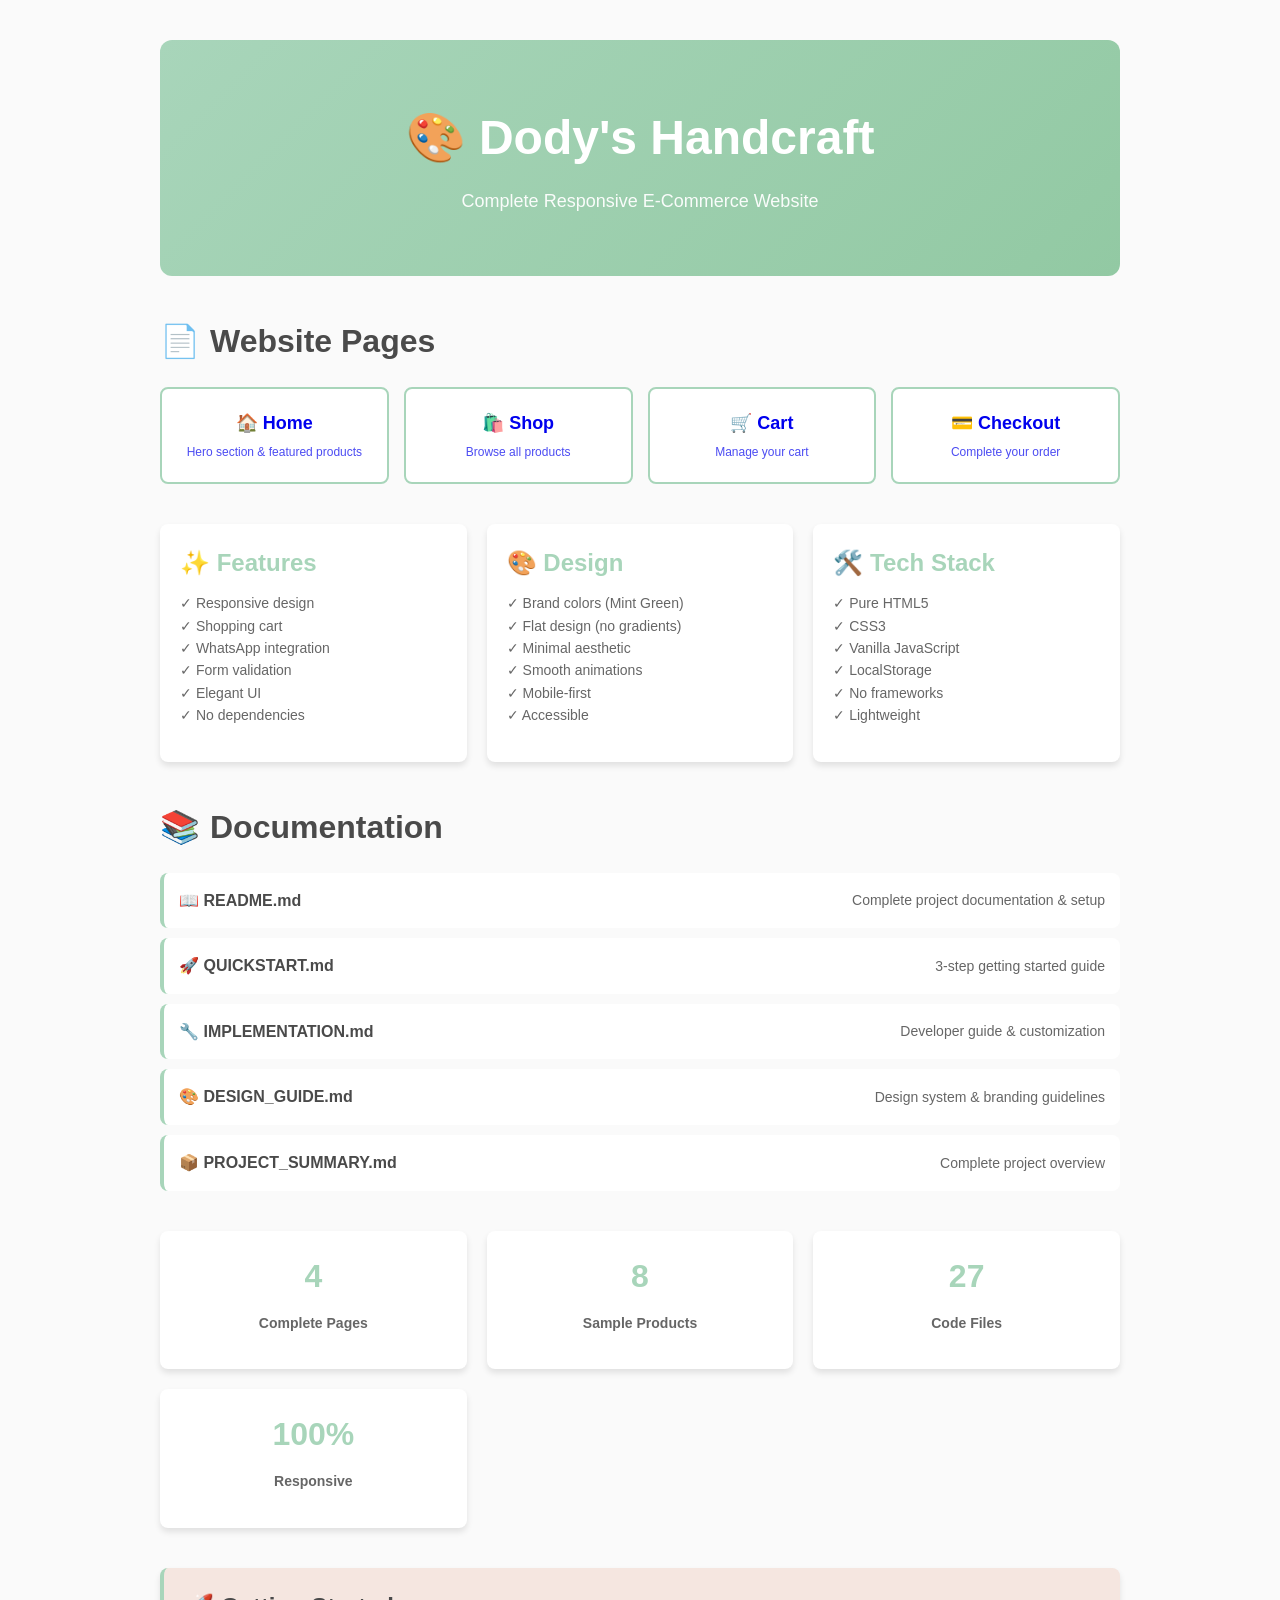
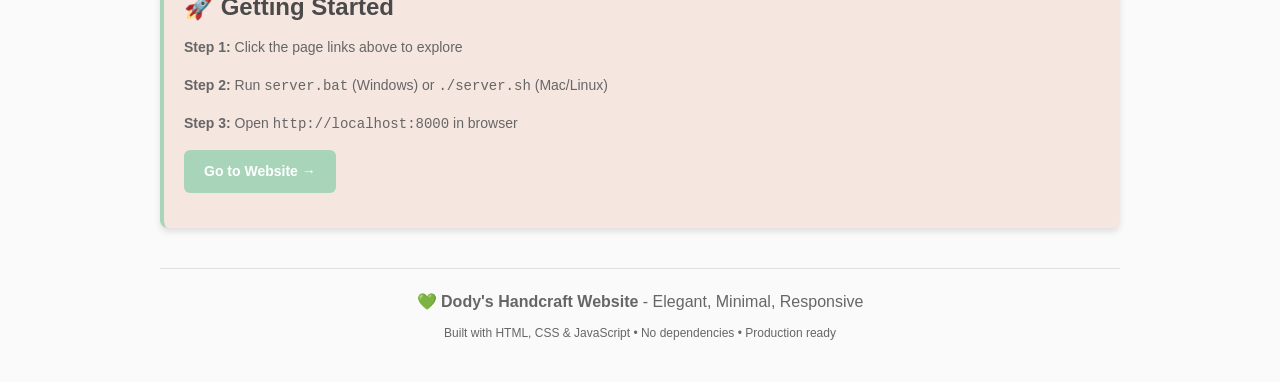
<file: START_HERE.html>
<!DOCTYPE html>
<html lang="en">
<head>
  <meta charset="UTF-8">
  <meta name="viewport" content="width=device-width, initial-scale=1.0">
  <title>Dody's Handcraft - Project Index</title>
  <style>
    * {
      margin: 0;
      padding: 0;
      box-sizing: border-box;
    }
    
    body {
      font-family: 'Segoe UI', Tahoma, Geneva, Verdana, sans-serif;
      background-color: #FAFAFA;
      color: #4A4A4A;
      line-height: 1.6;
    }
    
    .container {
      max-width: 1000px;
      margin: 0 auto;
      padding: 40px 20px;
    }
    
    header {
      background: linear-gradient(135deg, #A8D5BA 0%, #92C9A3 100%);
      color: white;
      padding: 60px 20px;
      text-align: center;
      margin-bottom: 40px;
      border-radius: 12px;
    }
    
    h1 {
      font-size: 48px;
      margin-bottom: 10px;
    }
    
    .subtitle {
      font-size: 18px;
      opacity: 0.95;
    }
    
    .grid {
      display: grid;
      grid-template-columns: repeat(auto-fit, minmax(300px, 1fr));
      gap: 20px;
      margin-bottom: 40px;
    }
    
    .card {
      background: white;
      padding: 20px;
      border-radius: 8px;
      box-shadow: 0 4px 6px rgba(0, 0, 0, 0.1);
      transition: transform 0.3s, box-shadow 0.3s;
    }
    
    .card:hover {
      transform: translateY(-4px);
      box-shadow: 0 10px 15px rgba(0, 0, 0, 0.1);
    }
    
    .card h2 {
      color: #A8D5BA;
      margin-bottom: 10px;
      font-size: 24px;
    }
    
    .card p {
      color: #666;
      margin-bottom: 15px;
      font-size: 14px;
    }
    
    .btn {
      display: inline-block;
      background: #A8D5BA;
      color: white;
      padding: 10px 20px;
      border-radius: 6px;
      text-decoration: none;
      transition: background 0.3s;
      font-weight: 600;
    }
    
    .btn:hover {
      background: #92C9A3;
    }
    
    .pages {
      margin-bottom: 40px;
    }
    
    .pages h2 {
      color: #4A4A4A;
      margin-bottom: 20px;
      font-size: 32px;
    }
    
    .page-grid {
      display: grid;
      grid-template-columns: repeat(auto-fit, minmax(200px, 1fr));
      gap: 15px;
    }
    
    .page-link {
      background: white;
      padding: 20px;
      border-radius: 8px;
      text-decoration: none;
      text-align: center;
      border: 2px solid #A8D5BA;
      transition: all 0.3s;
    }
    
    .page-link:hover {
      background: #A8D5BA;
      color: white;
      transform: scale(1.05);
    }
    
    .page-link-title {
      font-size: 18px;
      font-weight: 700;
      margin-bottom: 5px;
    }
    
    .page-link-desc {
      font-size: 12px;
      opacity: 0.7;
    }
    
    .docs {
      margin-top: 40px;
    }
    
    .docs h2 {
      color: #4A4A4A;
      margin-bottom: 20px;
      font-size: 32px;
    }
    
    .doc-list {
      list-style: none;
    }
    
    .doc-list li {
      background: white;
      padding: 15px;
      margin-bottom: 10px;
      border-radius: 8px;
      border-left: 4px solid #A8D5BA;
      display: flex;
      justify-content: space-between;
      align-items: center;
    }
    
    .doc-list li strong {
      color: #4A4A4A;
    }
    
    .doc-list li span {
      color: #666;
      font-size: 14px;
    }
    
    .footer-text {
      text-align: center;
      color: #666;
      margin-top: 40px;
      padding-top: 20px;
      border-top: 1px solid #E0E0E0;
    }
    
    .emoji {
      margin-right: 10px;
    }
    
    @media (max-width: 600px) {
      h1 {
        font-size: 32px;
      }
      
      .grid {
        grid-template-columns: 1fr;
      }
    }
  </style>
</head>
<body>
  <div class="container">
    <header>
      <h1>🎨 Dody's Handcraft</h1>
      <p class="subtitle">Complete Responsive E-Commerce Website</p>
    </header>
    
    <!-- Website Pages -->
    <section class="pages">
      <h2><span class="emoji">📄</span>Website Pages</h2>
      <div class="page-grid">
        <a href="index.html" class="page-link">
          <div class="page-link-title">🏠 Home</div>
          <div class="page-link-desc">Hero section & featured products</div>
        </a>
        <a href="shop.html" class="page-link">
          <div class="page-link-title">🛍️ Shop</div>
          <div class="page-link-desc">Browse all products</div>
        </a>
        <a href="cart.html" class="page-link">
          <div class="page-link-title">🛒 Cart</div>
          <div class="page-link-desc">Manage your cart</div>
        </a>
        <a href="checkout.html" class="page-link">
          <div class="page-link-title">💳 Checkout</div>
          <div class="page-link-desc">Complete your order</div>
        </a>
      </div>
    </section>
    
    <!-- Features -->
    <section class="grid">
      <div class="card">
        <h2>✨ Features</h2>
        <p>
          ✓ Responsive design<br>
          ✓ Shopping cart<br>
          ✓ WhatsApp integration<br>
          ✓ Form validation<br>
          ✓ Elegant UI<br>
          ✓ No dependencies
        </p>
      </div>
      
      <div class="card">
        <h2>🎨 Design</h2>
        <p>
          ✓ Brand colors (Mint Green)<br>
          ✓ Flat design (no gradients)<br>
          ✓ Minimal aesthetic<br>
          ✓ Smooth animations<br>
          ✓ Mobile-first<br>
          ✓ Accessible
        </p>
      </div>
      
      <div class="card">
        <h2>🛠️ Tech Stack</h2>
        <p>
          ✓ Pure HTML5<br>
          ✓ CSS3<br>
          ✓ Vanilla JavaScript<br>
          ✓ LocalStorage<br>
          ✓ No frameworks<br>
          ✓ Lightweight
        </p>
      </div>
    </section>
    
    <!-- Documentation -->
    <section class="docs">
      <h2><span class="emoji">📚</span>Documentation</h2>
      <ul class="doc-list">
        <li>
          <strong>📖 README.md</strong>
          <span>Complete project documentation & setup</span>
        </li>
        <li>
          <strong>🚀 QUICKSTART.md</strong>
          <span>3-step getting started guide</span>
        </li>
        <li>
          <strong>🔧 IMPLEMENTATION.md</strong>
          <span>Developer guide & customization</span>
        </li>
        <li>
          <strong>🎨 DESIGN_GUIDE.md</strong>
          <span>Design system & branding guidelines</span>
        </li>
        <li>
          <strong>📦 PROJECT_SUMMARY.md</strong>
          <span>Complete project overview</span>
        </li>
      </ul>
    </section>
    
    <!-- Quick Stats -->
    <section class="grid" style="margin-top: 40px;">
      <div class="card" style="text-align: center;">
        <h2 style="font-size: 32px; color: #A8D5BA;">4</h2>
        <p><strong>Complete Pages</strong></p>
      </div>
      
      <div class="card" style="text-align: center;">
        <h2 style="font-size: 32px; color: #A8D5BA;">8</h2>
        <p><strong>Sample Products</strong></p>
      </div>
      
      <div class="card" style="text-align: center;">
        <h2 style="font-size: 32px; color: #A8D5BA;">27</h2>
        <p><strong>Code Files</strong></p>
      </div>
      
      <div class="card" style="text-align: center;">
        <h2 style="font-size: 32px; color: #A8D5BA;">100%</h2>
        <p><strong>Responsive</strong></p>
      </div>
    </section>
    
    <!-- Getting Started -->
    <section style="margin-top: 40px;">
      <div class="card" style="background: #F5E6E0; border-left: 4px solid #A8D5BA;">
        <h2 style="color: #4A4A4A;">🚀 Getting Started</h2>
        <p><strong>Step 1:</strong> Click the page links above to explore</p>
        <p><strong>Step 2:</strong> Run <code>server.bat</code> (Windows) or <code>./server.sh</code> (Mac/Linux)</p>
        <p><strong>Step 3:</strong> Open <code>http://localhost:8000</code> in browser</p>
        <p style="margin-top: 15px;">
          <a href="index.html" class="btn">Go to Website →</a>
        </p>
      </div>
    </section>
    
    <div class="footer-text">
      <p>💚 <strong>Dody's Handcraft Website</strong> - Elegant, Minimal, Responsive</p>
      <p style="font-size: 12px; margin-top: 10px;">Built with HTML, CSS & JavaScript • No dependencies • Production ready</p>
    </div>
  </div>
</body>
</html>
</file>
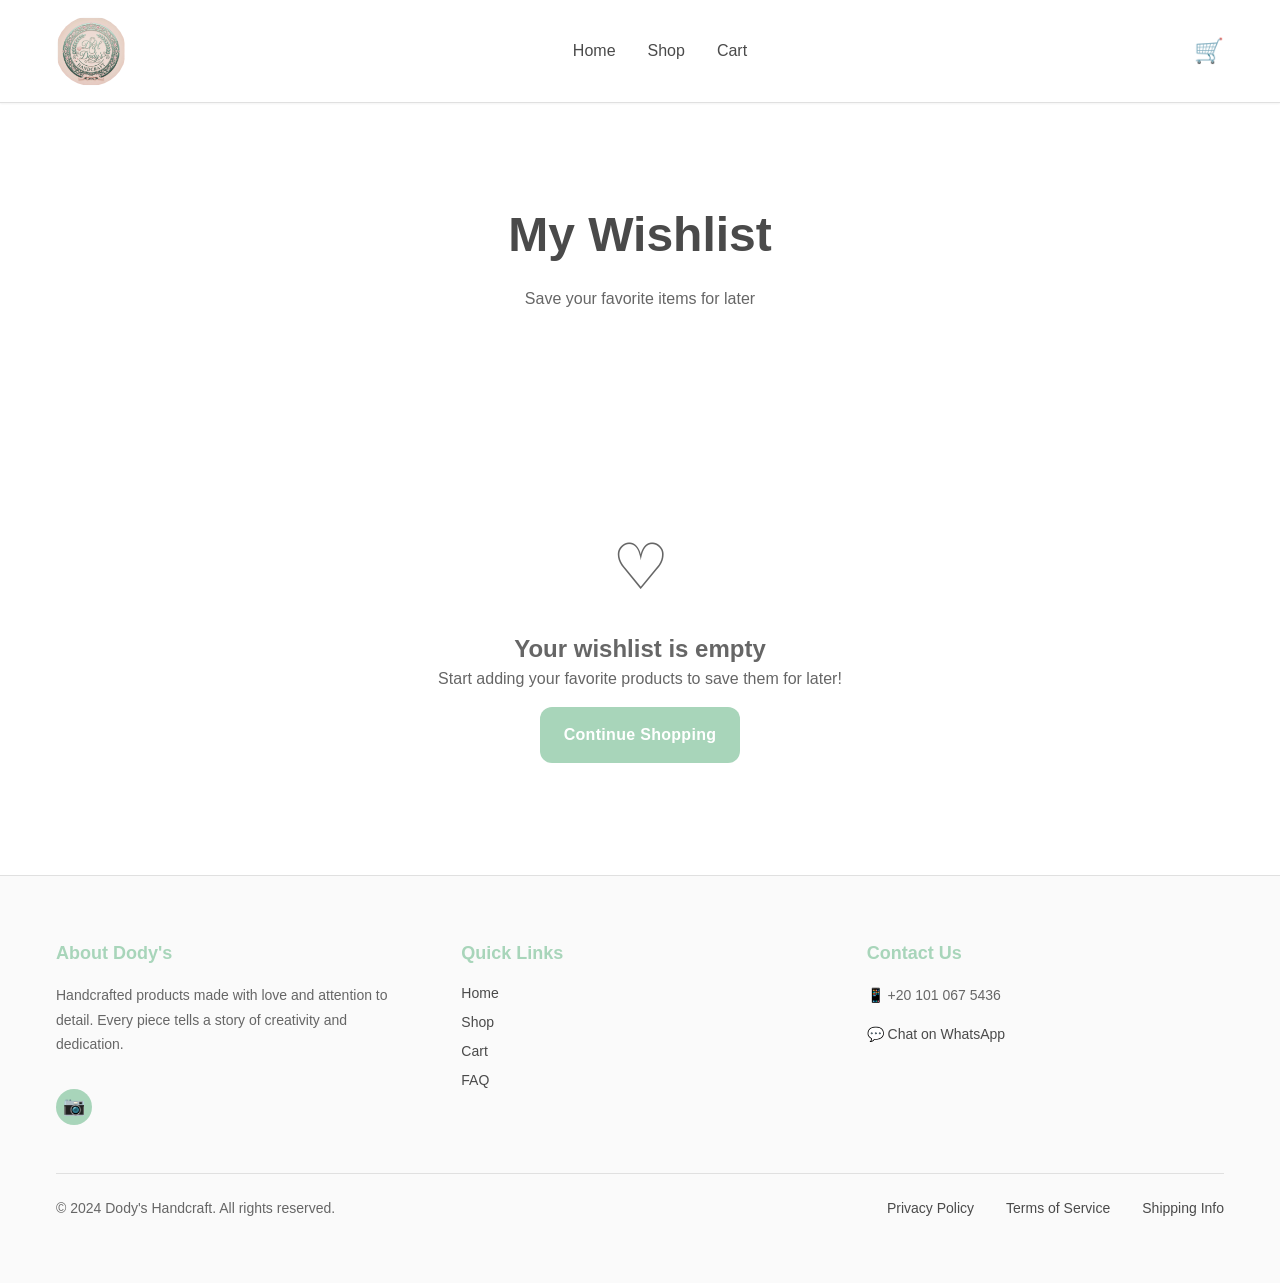
<file: wishlist.html>
<!DOCTYPE html>
<html lang="en">
<head>
    <meta charset="UTF-8">
    <meta name="viewport" content="width=device-width, initial-scale=1.0">
    <title>Wishlist - dody_s Handmade</title>
    <link rel="stylesheet" href="css/variables.css">
    <link rel="stylesheet" href="css/reset.css">
    <link rel="stylesheet" href="css/global.css">
    <link rel="stylesheet" href="css/components.css">
    <link rel="stylesheet" href="css/header.css">
    <link rel="stylesheet" href="css/footer.css">
    <link rel="stylesheet" href="css/features.css">
</head>
<body>
    <!-- Header -->
    <header></header>

    <div class="wishlist-container">
        <section class="shop-header" style="text-align: center; margin-bottom: var(--spacing-2xl); padding: var(--spacing-2xl) var(--spacing-md);">
            <h1 class="shop-title" style="font-size: var(--font-size-3xl); font-weight: 700; color: var(--brand-dark); margin-bottom: var(--spacing-md);">My Wishlist</h1>
            <p style="color: var(--color-gray-dark); font-size: var(--font-size-base); margin-top: var(--spacing-md);">Save your favorite items for later</p>
        </section>

        <!-- Wishlist Statistics -->
        <div id="wishlistStats" class="wishlist-stats" style="display: none;">
            <div class="stat-item">
                <div class="stat-value" id="statItems">0</div>
                <div class="stat-label">Total Items</div>
            </div>
            <div class="stat-item">
                <div class="stat-value" id="statValue">EGP 0</div>
                <div class="stat-label">Est. Value</div>
            </div>
            <div class="stat-item">
                <div class="stat-value" id="statCategories">0</div>
                <div class="stat-label">Categories</div>
            </div>
        </div>

        <!-- Sort Options -->
        <div class="sort-container" id="sortContainer" style="display: none;">
            <span class="sort-label">Sort by:</span>
            <select id="wishlistSort" class="sort-select">
                <option value="newest">Newest First</option>
                <option value="oldest">Oldest First</option>
                <option value="price-low">Price: Low to High</option>
                <option value="price-high">Price: High to Low</option>
            </select>
        </div>

        <!-- Wishlist Grid -->
        <div id="wishlistGrid" class="wishlist-grid"></div>

        <!-- Empty Wishlist Message -->
        <div id="emptyWishlist" class="wishlist-empty">
            <div class="wishlist-empty-icon">♡</div>
            <h2>Your wishlist is empty</h2>
            <p>Start adding your favorite products to save them for later!</p>
            <a href="shop.html" class="btn btn-primary" style="margin-top: var(--spacing-md);">Continue Shopping</a>
        </div>

        <!-- Actions -->
        <div id="wishlistActions" style="display: none; margin-top: var(--spacing-2xl); display: flex; gap: var(--spacing-md); flex-wrap: wrap;">
            <button id="clearWishlistBtn" class="btn btn-outline">Clear Wishlist</button>
            <button id="addAllToCartBtn" class="btn btn-primary">Add All to Cart</button>
            <a href="shop.html" class="btn btn-secondary">Continue Shopping</a>
        </div>
    </div>

    <!-- Footer -->
    <footer></footer>

    <script src="js/config.js"></script>
    <script src="js/utils.js"></script>
    <script src="js/components/products.js"></script>
    <script src="js/components/header.js"></script>
    <script src="js/components/footer.js"></script>
    <script src="js/components/reviews.js"></script>
    <script src="js/components/wishlist.js"></script>
    <script>
        function renderWishlist() {
            const wishlist = wishlistManager.getSortedWishlist(
                document.getElementById('wishlistSort').value || 'newest'
            );

            const grid = document.getElementById('wishlistGrid');
            const empty = document.getElementById('emptyWishlist');
            const stats = document.getElementById('wishlistStats');
            const actions = document.getElementById('wishlistActions');
            const sortContainer = document.getElementById('sortContainer');

            if (wishlist.length === 0) {
                grid.innerHTML = '';
                empty.style.display = 'block';
                stats.style.display = 'none';
                actions.style.display = 'none';
                sortContainer.style.display = 'none';
                return;
            }

            // Show elements
            empty.style.display = 'none';
            stats.style.display = 'grid';
            actions.style.display = 'flex';
            sortContainer.style.display = 'flex';

            // Render wishlist items
            grid.innerHTML = wishlist.map(item => {
                const product = PRODUCTS.find(p => p.id === item.id);
                const rating = product ? product.averageRating : 0;
                
                return `
                    <div class="card" style="border-radius: 20px; overflow: hidden; position: relative;">
                        <img src="${item.image}" alt="${item.name}" class="card-image" />
                        <button class="wishlist-btn in-wishlist" onclick="removeFromWishlist(${item.id})" 
                                style="position: absolute; top: 10px; right: 10px; z-index: 10;">♥</button>
                        <div class="card-content">
                            <h2 class="card-title">${item.name}</h2>
                            <div class="card-code">${item.code}</div>
                            ${product ? `<div class="rating-container">
                                <div>${reviewsManager.generateStarRating(rating, 'sm')}</div>
                                <span class="rating-text">${rating}</span>
                            </div>` : ''}
                            <div class="card-footer">
                                <span class="card-price">${item.price}</span>
                                <div class="card-actions">
                                    <button class="btn btn-primary btn-small" onclick="buyNowFromWishlist(${item.id})">Buy Now</button>
                                    <button class="btn btn-secondary btn-small" onclick="addToCartFromWishlist(${item.id})">Add to Cart</button>
                                </div>
                            </div>
                        </div>
                    </div>
                `;
            }).join('');

            // Update statistics
            const stats_data = wishlistManager.getStatistics();
            document.getElementById('statItems').textContent = stats_data.totalItems;
            document.getElementById('statValue').textContent = `EGP ${stats_data.estimatedValue}`;
            document.getElementById('statCategories').textContent = Object.keys(stats_data.categories).length;
        }

        function removeFromWishlist(productId) {
            wishlistManager.removeFromWishlist(productId);
            renderWishlist();
        }

        function buyNowFromWishlist(productId) {
            const item = wishlistManager.wishlistItems.find(w => w.id === productId);
            if (item) {
                const message = encodeURIComponent(`Hello, I want to order: ${item.name} – Code: ${item.code}`);
                window.open(`https://wa.me/201010675436?text=${message}`, '_blank');
            }
        }

        function addToCartFromWishlist(productId) {
            const item = wishlistManager.moveToCart(productId);
            if (item) {
                renderWishlist();
            }
        }

        document.getElementById('wishlistSort').addEventListener('change', renderWishlist);

        document.getElementById('clearWishlistBtn').addEventListener('click', () => {
            if (confirm('Are you sure you want to clear your entire wishlist?')) {
                wishlistManager.clearWishlist();
                renderWishlist();
            }
        });

        document.getElementById('addAllToCartBtn').addEventListener('click', () => {
            const items = wishlistManager.getWishlist();
            items.forEach(item => {
                // Add to cart logic here
                wishlistManager.removeFromWishlist(item.id);
            });
            alert(`${items.length} items added to cart!`);
            renderWishlist();
        });

        // Initial render
        renderWishlist();
    </script>
</body>
</html>
</file>
<file: css/variables.css>
/* Design System Variables */
:root {
  /* Brand Colors */
  --brand-primary: #A8D5BA;
  --brand-secondary: #F5E6E0;
  --brand-dark: #4A4A4A;
  --brand-light: #FAFAFA;
  
  /* Neutral Colors */
  --color-white: #FFFFFF;
  --color-black: #000000;
  --color-gray-light: #F5F5F5;
  --color-gray-medium: #E0E0E0;
  --color-gray-dark: #666666;
  
  /* Spacing System */
  --spacing-xs: 4px;
  --spacing-sm: 8px;
  --spacing-md: 16px;
  --spacing-lg: 24px;
  --spacing-xl: 32px;
  --spacing-2xl: 48px;
  --spacing-3xl: 64px;
  
  /* Typography */
  --font-family-primary: 'Segoe UI', Tahoma, Geneva, Verdana, sans-serif;
  --font-size-xs: 12px;
  --font-size-sm: 14px;
  --font-size-base: 16px;
  --font-size-lg: 18px;
  --font-size-xl: 24px;
  --font-size-2xl: 32px;
  --font-size-3xl: 48px;
  
  /* Line Heights */
  --line-height-tight: 1.2;
  --line-height-normal: 1.5;
  --line-height-relaxed: 1.75;
  
  /* Border Radius */
  --border-radius-sm: 4px;
  --border-radius-md: 8px;
  --border-radius-lg: 12px;
  --border-radius-full: 50%;
  
  /* Shadows */
  --shadow-sm: 0 1px 2px rgba(0, 0, 0, 0.05);
  --shadow-md: 0 4px 6px rgba(0, 0, 0, 0.1);
  --shadow-lg: 0 10px 15px rgba(0, 0, 0, 0.1);
  --shadow-xl: 0 20px 25px rgba(0, 0, 0, 0.1);
  
  /* Transitions */
  --transition-fast: 150ms ease-in-out;
  --transition-normal: 300ms ease-in-out;
  --transition-slow: 500ms ease-in-out;
}
</file>
<file: css/global.css>
/* Global Styles */

.container {
  max-width: 1200px;
  margin: 0 auto;
  padding: 0 var(--spacing-md);
}

/* Typography */
.text-center {
  text-align: center;
}

.text-right {
  text-align: right;
}

.mt-1 { margin-top: var(--spacing-sm); }
.mt-2 { margin-top: var(--spacing-md); }
.mt-3 { margin-top: var(--spacing-lg); }
.mt-4 { margin-top: var(--spacing-xl); }
.mt-5 { margin-top: var(--spacing-2xl); }

.mb-1 { margin-bottom: var(--spacing-sm); }
.mb-2 { margin-bottom: var(--spacing-md); }
.mb-3 { margin-bottom: var(--spacing-lg); }
.mb-4 { margin-bottom: var(--spacing-xl); }
.mb-5 { margin-bottom: var(--spacing-2xl); }

.px-2 { padding: 0 var(--spacing-md); }
.py-3 { padding: var(--spacing-lg) 0; }
.py-4 { padding: var(--spacing-xl) 0; }
.py-5 { padding: var(--spacing-2xl) 0; }

/* Flexbox Utilities */
.flex {
  display: flex;
}

.flex-center {
  display: flex;
  align-items: center;
  justify-content: center;
}

.flex-between {
  display: flex;
  align-items: center;
  justify-content: space-between;
}

.flex-col {
  display: flex;
  flex-direction: column;
}

.gap-2 {
  gap: var(--spacing-md);
}

.gap-3 {
  gap: var(--spacing-lg);
}

/* Grid */
.grid {
  display: grid;
}

.grid-cols-1 {
  grid-template-columns: repeat(1, minmax(0, 1fr));
}

.grid-cols-2 {
  grid-template-columns: repeat(2, minmax(0, 1fr));
}

.grid-cols-3 {
  grid-template-columns: repeat(3, minmax(0, 1fr));
}

.grid-cols-4 {
  grid-template-columns: repeat(4, minmax(0, 1fr));
}

.gap-4 {
  gap: var(--spacing-xl);
}

/* Screen Readers */
.sr-only {
  position: absolute;
  width: 1px;
  height: 1px;
  padding: 0;
  margin: -1px;
  overflow: hidden;
  clip: rect(0, 0, 0, 0);
  white-space: nowrap;
  border-width: 0;
}

/* Responsive Grid */
@media (max-width: 768px) {
  .grid-cols-4 {
    grid-template-columns: repeat(2, minmax(0, 1fr));
  }
  
  .grid-cols-3 {
    grid-template-columns: repeat(2, minmax(0, 1fr));
  }
  
  .grid-cols-2 {
    grid-template-columns: repeat(1, minmax(0, 1fr));
  }
}

@media (max-width: 480px) {
  .grid-cols-4,
  .grid-cols-3,
  .grid-cols-2 {
    grid-template-columns: repeat(1, minmax(0, 1fr));
  }
}
</file>
<file: css/components.css>
/* Button Component */
.btn {
  padding: var(--spacing-md) var(--spacing-lg);
  border-radius: 12px;
  font-size: var(--font-size-base);
  font-weight: 600;
  transition: all var(--transition-normal);
  display: inline-flex;
  align-items: center;
  justify-content: center;
  gap: var(--spacing-sm);
  letter-spacing: 0.3px;
  cursor: pointer;
  border: none;
}

.btn-primary {
  background-color: var(--brand-primary);
  color: var(--color-white);
}

.btn-primary:hover {
  background-color: #92C9A3;
  box-shadow: 0 4px 12px rgba(168, 213, 186, 0.3);
  transform: translateY(-2px);
}

.btn-primary:active {
  transform: translateY(0);
}

.btn-secondary {
  background-color: var(--color-white);
  color: var(--brand-dark);
  border: 2px solid var(--color-gray-medium);
}

.btn-secondary:hover {
  background-color: var(--color-gray-light);
  border-color: var(--brand-primary);
  box-shadow: 0 2px 8px rgba(0, 0, 0, 0.08);
}

.btn-outline {
  background-color: transparent;
  color: var(--brand-primary);
  border: 2px solid var(--brand-primary);
}

.btn-outline:hover {
  background-color: var(--brand-primary);
  color: var(--color-white);
}

.btn-small {
  padding: var(--spacing-sm) var(--spacing-md);
  font-size: var(--font-size-sm);
}

.btn-large {
  padding: var(--spacing-lg) var(--spacing-xl);
  font-size: var(--font-size-lg);
  width: 100%;
}

.btn:disabled {
  opacity: 0.5;
  cursor: not-allowed;
}

/* Card Component */
.card {
  background-color: var(--color-white);
  border-radius: 16px;
  box-shadow: 0 2px 8px rgba(0, 0, 0, 0.08);
  transition: all var(--transition-normal);
  overflow: hidden;
  border: 1px solid rgba(168, 213, 186, 0.1);
}

.card:hover {
  box-shadow: 0 8px 24px rgba(0, 0, 0, 0.12);
  transform: translateY(-4px);
  border-color: var(--brand-primary);
}

.card-image {
  width: 100%;
  aspect-ratio: 1;
  object-fit: cover;
  background-color: var(--color-gray-light);
}

.card-content {
  padding: var(--spacing-lg);
}

.card-title {
  font-size: var(--font-size-lg);
  font-weight: 600;
  margin-bottom: var(--spacing-xs);
  color: var(--brand-dark);
  line-height: 1.3;
}

.card-code {
  font-size: var(--font-size-xs);
  color: var(--color-gray-dark);
  margin-bottom: var(--spacing-sm);
  font-weight: 500;
  background-color: var(--color-gray-light);
  padding: 4px 8px;
  border-radius: 4px;
  display: inline-block;
}

.card-description {
  font-size: var(--font-size-sm);
  color: var(--color-gray-dark);
  line-height: var(--line-height-relaxed);
  margin-bottom: var(--spacing-md);
}

.card-footer {
  display: flex;
  flex-direction: column;
  gap: var(--spacing-md);
  margin-top: var(--spacing-md);
}

.card-price {
  font-size: var(--font-size-xl);
  font-weight: 700;
  color: var(--brand-primary);
}

.card-actions {
  display: flex;
  gap: var(--spacing-sm);
  width: 100%;
}

.card-actions .btn {
  flex: 1;
  font-size: var(--font-size-xs);
  padding: var(--spacing-sm) var(--spacing-md);
}

/* Input Component */
.input-group {
  display: flex;
  flex-direction: column;
  margin-bottom: var(--spacing-md);
}

.input-label {
  font-size: var(--font-size-sm);
  font-weight: 600;
  margin-bottom: var(--spacing-sm);
  color: var(--brand-dark);
}

.input-field {
  padding: var(--spacing-md);
  border: 2px solid var(--color-gray-medium);
  border-radius: var(--border-radius-md);
  font-size: var(--font-size-base);
  transition: all var(--transition-normal);
  background-color: var(--color-white);
}

.input-field:focus {
  outline: none;
  border-color: var(--brand-primary);
  box-shadow: 0 0 0 3px rgba(168, 213, 186, 0.1);
}

.input-field::placeholder {
  color: var(--color-gray-medium);
}

textarea.input-field {
  resize: vertical;
  min-height: 120px;
  font-family: inherit;
}

/* Badge Component */
.badge {
  display: inline-block;
  padding: var(--spacing-xs) var(--spacing-sm);
  border-radius: var(--border-radius-full);
  font-size: var(--font-size-xs);
  font-weight: 600;
  background-color: var(--brand-primary);
  color: var(--color-white);
}

/* Alert Component */
.alert {
  padding: var(--spacing-md) var(--spacing-lg);
  border-radius: var(--border-radius-md);
  margin-bottom: var(--spacing-md);
}

.alert-success {
  background-color: rgba(168, 213, 186, 0.1);
  color: #4A7C5E;
  border-left: 4px solid var(--brand-primary);
}

.alert-error {
  background-color: rgba(220, 100, 100, 0.1);
  color: #8B3A3A;
  border-left: 4px solid #DC6464;
}

.alert-info {
  background-color: rgba(100, 150, 200, 0.1);
  color: #3A5A7C;
  border-left: 4px solid #6496C8;
}

/* Divider */
.divider {
  height: 1px;
  background-color: var(--color-gray-medium);
  margin: var(--spacing-lg) 0;
}

/* Loading Spinner */
.spinner {
  width: 40px;
  height: 40px;
  border: 4px solid var(--color-gray-medium);
  border-top-color: var(--brand-primary);
  border-radius: 50%;
  animation: spin 1s linear infinite;
}

@keyframes spin {
  to {
    transform: rotate(360deg);
  }
}

/* Responsive Button */
@media (max-width: 480px) {
  .btn-large {
    padding: var(--spacing-md) var(--spacing-lg);
  }
}
</file>
<file: css/header.css>
/* Header Component */
header {
  background-color: var(--color-white);
  border-bottom: 1px solid var(--color-gray-medium);
  position: sticky;
  top: 0;
  z-index: 1000;
  box-shadow: var(--shadow-sm);
}

.header-container {
  display: flex;
  align-items: center;
  justify-content: space-between;
  padding: var(--spacing-md) 0;
  max-width: 1200px;
  margin: 0 auto;
  padding-left: var(--spacing-md);
  padding-right: var(--spacing-md);
}

.logo {
  font-size: var(--font-size-xl);
  font-weight: 700;
  color: var(--brand-primary);
  display: flex;
  align-items: center;
  gap: var(--spacing-sm);
}

.logo-image {
  height: 70px;
  width: 70px;
  object-fit: contain;
  border-radius: 50%;
  display: flex;
  align-items: center;
  justify-content: center;
}

.logo-icon {
  width: 40px;
  height: 40px;
  background-color: var(--brand-primary);
  border-radius: var(--border-radius-md);
  display: flex;
  align-items: center;
  justify-content: center;
  color: var(--color-white);
  font-weight: 700;
}

/* Navigation */
.nav {
  display: flex;
  align-items: center;
  gap: var(--spacing-xl);
  list-style: none;
}

.nav-link {
  font-size: var(--font-size-base);
  font-weight: 500;
  color: var(--brand-dark);
  transition: color var(--transition-normal);
  position: relative;
}

.nav-link:hover {
  color: var(--brand-primary);
}

.nav-link.active {
  color: var(--brand-primary);
}

.nav-link.active::after {
  content: '';
  position: absolute;
  bottom: -8px;
  left: 0;
  right: 0;
  height: 2px;
  background-color: var(--brand-primary);
}

/* Cart Icon */
.cart-icon {
  position: relative;
  font-size: var(--font-size-xl);
  color: var(--brand-dark);
  transition: color var(--transition-normal);
  cursor: pointer;
}

.cart-icon:hover {
  color: var(--brand-primary);
}

.cart-badge {
  position: absolute;
  top: -8px;
  right: -8px;
  background-color: var(--brand-primary);
  color: var(--color-white);
  width: 20px;
  height: 20px;
  border-radius: 50%;
  display: flex;
  align-items: center;
  justify-content: center;
  font-size: var(--font-size-xs);
  font-weight: 700;
}

/* Hamburger Menu */
.hamburger {
  display: none;
  flex-direction: column;
  gap: 5px;
  cursor: pointer;
}

.hamburger span {
  width: 25px;
  height: 3px;
  background-color: var(--brand-dark);
  border-radius: 2px;
  transition: all var(--transition-normal);
}

.hamburger.active span:nth-child(1) {
  transform: rotate(45deg) translate(10px, 10px);
}

.hamburger.active span:nth-child(2) {
  opacity: 0;
}

.hamburger.active span:nth-child(3) {
  transform: rotate(-45deg) translate(7px, -7px);
}

/* Mobile Menu */
.mobile-menu {
  display: none;
  position: absolute;
  top: 100%;
  left: 0;
  right: 0;
  background-color: var(--color-white);
  border-bottom: 1px solid var(--color-gray-medium);
  padding: var(--spacing-lg) var(--spacing-md);
}

.mobile-menu.active {
  display: block;
}

.mobile-menu .nav {
  flex-direction: column;
  gap: var(--spacing-md);
}

/* Responsive */
@media (max-width: 768px) {
  .hamburger {
    display: flex;
  }
  
  .nav {
    display: none;
  }
  
  .header-container {
    padding: var(--spacing-md);
  }
  
  .logo {
    font-size: var(--font-size-xl);
  }
}
</file>
<file: css/footer.css>
/* Footer Component */
footer {
  background-color: var(--brand-light);
  color: var(--brand-dark);
  margin-top: auto;
  border-top: 1px solid var(--color-gray-medium);
}

.footer-container {
  max-width: 1200px;
  margin: 0 auto;
  padding: var(--spacing-3xl) var(--spacing-md);
}

.footer-content {
  display: grid;
  grid-template-columns: repeat(3, 1fr);
  gap: var(--spacing-2xl);
  margin-bottom: var(--spacing-2xl);
}

.footer-section {
  display: flex;
  flex-direction: column;
}

.footer-section-title {
  font-size: var(--font-size-lg);
  font-weight: 700;
  margin-bottom: var(--spacing-md);
  color: var(--brand-primary);
}

.footer-section-text {
  font-size: var(--font-size-sm);
  line-height: var(--line-height-relaxed);
  color: var(--color-gray-dark);
  margin-bottom: var(--spacing-md);
}

.footer-link {
  font-size: var(--font-size-sm);
  color: var(--brand-dark);
  margin-bottom: var(--spacing-sm);
  transition: color var(--transition-normal);
}

.footer-link:hover {
  color: var(--brand-primary);
}

/* Social Links */
.social-links {
  display: flex;
  gap: var(--spacing-md);
  margin-top: var(--spacing-md);
}

.social-icon {
  width: 36px;
  height: 36px;
  border-radius: 50%;
  background-color: var(--brand-primary);
  color: var(--color-white);
  display: flex;
  align-items: center;
  justify-content: center;
  font-size: var(--font-size-lg);
  transition: all var(--transition-normal);
  cursor: pointer;
}

.social-icon:hover {
  background-color: #92C9A3;
  transform: translateY(-4px);
}

/* Footer Bottom */
.footer-bottom {
  border-top: 1px solid var(--color-gray-medium);
  padding-top: var(--spacing-lg);
  display: flex;
  justify-content: space-between;
  align-items: center;
  font-size: var(--font-size-sm);
}

.footer-copyright {
  color: var(--color-gray-dark);
}

.footer-links {
  display: flex;
  gap: var(--spacing-xl);
}

.footer-links a {
  color: var(--brand-dark);
  transition: color var(--transition-normal);
}

.footer-links a:hover {
  color: var(--brand-primary);
}

/* Responsive */
@media (max-width: 768px) {
  .footer-content {
    grid-template-columns: repeat(2, 1fr);
    gap: var(--spacing-lg);
  }
  
  .footer-bottom {
    flex-direction: column;
    gap: var(--spacing-md);
  }
  
  .footer-links {
    flex-direction: column;
    gap: var(--spacing-md);
  }
  
  .footer-container {
    padding: var(--spacing-2xl) var(--spacing-md);
  }
}

@media (max-width: 480px) {
  .footer-content {
    grid-template-columns: 1fr;
  }
}
</file>
<file: css/home.css>
/* Home Page Styles */

/* Hero Section */
.hero {
  background-color: var(--brand-light);
  padding: var(--spacing-3xl) var(--spacing-md);
  text-align: center;
}

.hero-content {
  max-width: 1200px;
  margin: 0 auto;
  display: flex;
  flex-direction: column;
  align-items: center;
  gap: var(--spacing-lg);
}

.hero-title {
  font-size: var(--font-size-3xl);
  color: var(--brand-dark);
  line-height: var(--line-height-tight);
  font-weight: 700;
}

.hero-subtitle {
  font-size: var(--font-size-lg);
  color: var(--color-gray-dark);
  max-width: 600px;
  line-height: var(--line-height-relaxed);
}

.hero-cta {
  display: flex;
  gap: var(--spacing-md);
  justify-content: center;
  flex-wrap: wrap;
}

/* About Section */
.about {
  padding: var(--spacing-3xl) var(--spacing-md);
  background-color: var(--color-white);
}

.about-container {
  max-width: 1200px;
  margin: 0 auto;
}

.about-header {
  text-align: center;
  margin-bottom: var(--spacing-2xl);
}

.section-title {
  font-size: var(--font-size-2xl);
  color: var(--brand-dark);
  margin-bottom: var(--spacing-md);
}

.section-description {
  font-size: var(--font-size-lg);
  color: var(--color-gray-dark);
  max-width: 600px;
  margin: 0 auto;
  line-height: var(--line-height-relaxed);
}

.about-grid {
  display: grid;
  grid-template-columns: repeat(3, 1fr);
  gap: var(--spacing-2xl);
  margin-top: var(--spacing-2xl);
}

.about-card {
  text-align: center;
}

.about-icon {
  font-size: 48px;
  margin-bottom: var(--spacing-md);
}

.about-card-title {
  font-size: var(--font-size-lg);
  font-weight: 700;
  margin-bottom: var(--spacing-sm);
  color: var(--brand-primary);
}

.about-card-text {
  font-size: var(--font-size-base);
  color: var(--color-gray-dark);
  line-height: var(--line-height-relaxed);
}

/* Featured Products Section */
.featured {
  padding: var(--spacing-3xl) var(--spacing-md);
  background-color: var(--brand-light);
}

.featured-container {
  max-width: 1200px;
  margin: 0 auto;
}

.featured-header {
  text-align: center;
  margin-bottom: var(--spacing-2xl);
}

.products-grid {
  display: grid;
  grid-template-columns: repeat(4, 1fr);
  gap: var(--spacing-xl);
}

/* CTA Section */
.cta-section {
  padding: var(--spacing-3xl) var(--spacing-md);
  background-color: var(--brand-primary);
  color: var(--color-white);
  text-align: center;
}

.cta-content {
  max-width: 1200px;
  margin: 0 auto;
}

.cta-title {
  font-size: var(--font-size-2xl);
  margin-bottom: var(--spacing-md);
}

.cta-text {
  font-size: var(--font-size-lg);
  margin-bottom: var(--spacing-lg);
  line-height: var(--line-height-relaxed);
}

.cta-button {
  background-color: var(--color-white);
  color: var(--brand-primary);
}

.cta-button:hover {
  background-color: var(--brand-light);
  box-shadow: var(--shadow-lg);
}

/* Responsive */
@media (max-width: 768px) {
  .hero-title {
    font-size: var(--font-size-2xl);
  }
  
  .section-title {
    font-size: var(--font-size-xl);
  }
  
  .cta-title {
    font-size: var(--font-size-xl);
  }
  
  .about-grid {
    grid-template-columns: 1fr;
    gap: var(--spacing-lg);
  }
  
  .products-grid {
    grid-template-columns: repeat(2, 1fr);
    gap: var(--spacing-lg);
  }
  
  .hero,
  .about,
  .featured,
  .cta-section {
    padding: var(--spacing-2xl) var(--spacing-md);
  }
}

@media (max-width: 480px) {
  .hero-title {
    font-size: var(--font-size-2xl);
  }
  
  .hero-cta {
    flex-direction: column;
  }
  
  .btn-large {
    width: 100%;
  }
  
  .products-grid {
    grid-template-columns: 1fr;
  }
}
</file>
<file: css/cart.css>
/* Cart Page Styles */

.cart-container {
  max-width: 1200px;
  margin: 0 auto;
  padding: var(--spacing-2xl) var(--spacing-md);
}

.cart-header {
  margin-bottom: var(--spacing-2xl);
}

.cart-title {
  font-size: var(--font-size-2xl);
  color: var(--brand-dark);
}

.cart-content {
  display: grid;
  grid-template-columns: 1fr 350px;
  gap: var(--spacing-2xl);
}

.cart-items {
  display: flex;
  flex-direction: column;
  gap: var(--spacing-lg);
}

.cart-item {
  display: flex;
  gap: var(--spacing-lg);
  padding: var(--spacing-lg);
  background-color: var(--color-gray-light);
  border-radius: var(--border-radius-md);
  align-items: flex-start;
}

.cart-item-image {
  width: 100px;
  height: 100px;
  object-fit: cover;
  border-radius: var(--border-radius-md);
  flex-shrink: 0;
}

.cart-item-details {
  flex: 1;
}

.cart-item-name {
  font-size: var(--font-size-lg);
  font-weight: 700;
  color: var(--brand-dark);
  margin-bottom: var(--spacing-xs);
}

.cart-item-code {
  font-size: var(--font-size-xs);
  color: var(--color-gray-dark);
  margin-bottom: var(--spacing-sm);
  font-weight: 500;
}

.cart-item-price {
  font-size: var(--font-size-base);
  color: var(--brand-primary);
  font-weight: 700;
  margin-bottom: var(--spacing-md);
}

.cart-item-controls {
  display: flex;
  align-items: center;
  gap: var(--spacing-md);
}

.quantity-input {
  width: 60px;
  padding: var(--spacing-sm);
  border: 1px solid var(--color-gray-medium);
  border-radius: var(--border-radius-md);
  text-align: center;
  font-size: var(--font-size-base);
}

.remove-button {
  background-color: transparent;
  color: #DC6464;
  border: 2px solid #DC6464;
  padding: var(--spacing-sm) var(--spacing-md);
  border-radius: var(--border-radius-md);
  cursor: pointer;
  transition: all var(--transition-normal);
  font-size: var(--font-size-sm);
  font-weight: 600;
}

.remove-button:hover {
  background-color: #DC6464;
  color: var(--color-white);
}

/* Cart Summary */
.cart-summary {
  background-color: var(--color-gray-light);
  padding: var(--spacing-lg);
  border-radius: var(--border-radius-lg);
  height: fit-content;
  position: sticky;
  top: 100px;
}

.summary-title {
  font-size: var(--font-size-lg);
  font-weight: 700;
  margin-bottom: var(--spacing-lg);
  color: var(--brand-dark);
}

.summary-row {
  display: flex;
  justify-content: space-between;
  margin-bottom: var(--spacing-md);
  font-size: var(--font-size-base);
  color: var(--color-gray-dark);
}

.summary-row.total {
  border-top: 2px solid var(--color-gray-medium);
  padding-top: var(--spacing-md);
  margin-top: var(--spacing-md);
  font-size: var(--font-size-lg);
  font-weight: 700;
  color: var(--brand-dark);
}

.summary-total-value {
  color: var(--brand-primary);
  font-size: var(--font-size-lg);
}

.summary-buttons {
  display: flex;
  flex-direction: column;
  gap: var(--spacing-md);
  margin-top: var(--spacing-lg);
}

.summary-buttons .btn {
  width: 100%;
}

/* Empty Cart */
.empty-cart {
  text-align: center;
  padding: var(--spacing-3xl) var(--spacing-md);
}

.empty-cart-icon {
  font-size: 64px;
  margin-bottom: var(--spacing-md);
}

.empty-cart-title {
  font-size: var(--font-size-xl);
  color: var(--brand-dark);
  margin-bottom: var(--spacing-sm);
}

.empty-cart-text {
  color: var(--color-gray-dark);
  margin-bottom: var(--spacing-lg);
}

.empty-cart-button {
  display: inline-block;
}

/* Responsive */
@media (max-width: 768px) {
  .cart-content {
    grid-template-columns: 1fr;
  }
  
  .cart-summary {
    position: static;
    order: -1;
  }
  
  .cart-item {
    flex-direction: column;
  }
  
  .cart-item-image {
    width: 100%;
    height: 200px;
  }
  
  .cart-title {
    font-size: var(--font-size-xl);
  }
}

@media (max-width: 480px) {
  .cart-item-controls {
    flex-direction: column;
  }
  
  .quantity-input {
    width: 100%;
  }
  
  .remove-button {
    width: 100%;
  }
}
</file>
<file: css/checkout.css>
/* Checkout Page Styles */

.checkout-container {
  max-width: 1200px;
  margin: 0 auto;
  padding: var(--spacing-2xl) var(--spacing-md);
}

.checkout-header {
  margin-bottom: var(--spacing-2xl);
}

.checkout-title {
  font-size: var(--font-size-2xl);
  color: var(--brand-dark);
}

.checkout-content {
  display: grid;
  grid-template-columns: 1fr 350px;
  gap: var(--spacing-2xl);
}

/* Form Section */
.checkout-form {
  background-color: var(--color-white);
}

.form-section {
  margin-bottom: var(--spacing-2xl);
  padding-bottom: var(--spacing-2xl);
  border-bottom: 1px solid var(--color-gray-medium);
}

.form-section:last-child {
  border-bottom: none;
}

.form-section-title {
  font-size: var(--font-size-lg);
  font-weight: 700;
  color: var(--brand-dark);
  margin-bottom: var(--spacing-lg);
}

.form-row {
  display: grid;
  grid-template-columns: repeat(2, 1fr);
  gap: var(--spacing-md);
}

.form-row.full {
  grid-template-columns: 1fr;
}

.input-group {
  display: flex;
  flex-direction: column;
}

.input-label {
  font-size: var(--font-size-sm);
  font-weight: 600;
  margin-bottom: var(--spacing-sm);
  color: var(--brand-dark);
}

.input-field {
  padding: var(--spacing-md);
  border: 2px solid var(--color-gray-medium);
  border-radius: var(--border-radius-md);
  font-size: var(--font-size-base);
  transition: all var(--transition-normal);
}

.input-field:focus {
  outline: none;
  border-color: var(--brand-primary);
  box-shadow: 0 0 0 3px rgba(168, 213, 186, 0.1);
}

.input-field.error {
  border-color: #DC6464;
}

.error-message {
  color: #DC6464;
  font-size: var(--font-size-xs);
  margin-top: var(--spacing-xs);
}

/* Order Summary */
.order-summary {
  background-color: var(--color-gray-light);
  padding: var(--spacing-lg);
  border-radius: var(--border-radius-lg);
  height: fit-content;
  position: sticky;
  top: 100px;
}

.summary-title {
  font-size: var(--font-size-lg);
  font-weight: 700;
  margin-bottom: var(--spacing-lg);
  color: var(--brand-dark);
}

.summary-items {
  margin-bottom: var(--spacing-lg);
}

.summary-item {
  display: flex;
  justify-content: space-between;
  padding: var(--spacing-md) 0;
  font-size: var(--font-size-sm);
  border-bottom: 1px solid var(--color-gray-medium);
}

.summary-item:last-child {
  border-bottom: none;
}

.summary-item-code {
  font-size: var(--font-size-xs);
  color: var(--color-gray-dark);
  margin-top: 2px;
}

.summary-item-qty {
  color: var(--color-gray-dark);
  font-size: var(--font-size-xs);
  margin-top: 2px;
}

.summary-item-total {
  color: var(--brand-dark);
  font-weight: 600;
}

.summary-total {
  display: flex;
  justify-content: space-between;
  padding-top: var(--spacing-md);
  border-top: 2px solid var(--color-gray-medium);
  font-size: var(--font-size-lg);
  font-weight: 700;
  margin-bottom: var(--spacing-lg);
}

.summary-total-value {
  color: var(--brand-primary);
}

.summary-note {
  background-color: rgba(168, 213, 186, 0.1);
  border-left: 4px solid var(--brand-primary);
  padding: var(--spacing-md);
  border-radius: var(--border-radius-md);
  font-size: var(--font-size-sm);
  color: #4A7C5E;
  margin-bottom: var(--spacing-lg);
}

/* Buttons */
.checkout-buttons {
  display: flex;
  gap: var(--spacing-md);
  flex-direction: column;
}

.checkout-buttons .btn {
  width: 100%;
}

.btn-cancel {
  background-color: var(--color-gray-light);
  color: var(--brand-dark);
  border: 2px solid var(--color-gray-medium);
}

.btn-cancel:hover {
  background-color: var(--color-gray-medium);
}

/* Responsive */
@media (max-width: 768px) {
  .checkout-content {
    grid-template-columns: 1fr;
  }
  
  .order-summary {
    position: static;
    order: -1;
  }
  
  .form-row {
    grid-template-columns: 1fr;
  }
  
  .checkout-title {
    font-size: var(--font-size-xl);
  }
  
  .checkout-buttons {
    flex-direction: row;
  }
  
  .checkout-buttons .btn {
    flex: 1;
  }
}

@media (max-width: 480px) {
  .checkout-container {
    padding: var(--spacing-lg) var(--spacing-md);
  }
  
  .checkout-buttons {
    flex-direction: column;
  }
  
  .checkout-buttons .btn {
    width: 100%;
  }
}
</file>
<file: css/features.css>
/* Search, Filter, Reviews, and Wishlist Styles */

/* Dropdown Filter Styles */
.filters-toolbar {
    display: flex;
    gap: var(--spacing-md);
    align-items: center;
    margin-bottom: var(--spacing-2xl);
    padding: var(--spacing-md);
    background: rgba(168, 213, 186, 0.05);
    border-radius: var(--radius-lg);
    flex-wrap: wrap;
}

.filters-left {
    display: flex;
    gap: var(--spacing-md);
    flex-wrap: wrap;
    flex: 1;
    min-width: 300px;
}

.filters-right {
    display: flex;
    gap: var(--spacing-md);
    flex-wrap: wrap;
}

.filter-dropdown-wrapper {
    position: relative;
    display: inline-block;
}

.filter-dropdown-toggle {
    padding: var(--spacing-sm) var(--spacing-md);
    background: var(--color-white);
    border: 2px solid var(--brand-primary);
    color: var(--brand-dark);
    border-radius: var(--radius-md);
    font-size: var(--font-size-sm);
    font-weight: 600;
    cursor: pointer;
    transition: all var(--transition-base);
    display: flex;
    align-items: center;
    gap: var(--spacing-sm);
    white-space: nowrap;
}

.filter-dropdown-toggle:hover {
    background: var(--brand-primary);
    color: var(--color-white);
}

.dropdown-arrow {
    font-size: var(--font-size-xs);
    transition: transform var(--transition-base);
}

.filter-dropdown-toggle:hover .dropdown-arrow {
    transform: rotate(180deg);
}

.filter-dropdown-menu {
    position: absolute;
    top: 100%;
    left: 0;
    background: var(--color-white);
    border: 2px solid var(--brand-primary);
    border-radius: var(--radius-md);
    min-width: 200px;
    box-shadow: var(--shadow-lg);
    z-index: 1000;
    margin-top: var(--spacing-sm);
}

.filter-dropdown-menu:before {
    content: '';
    position: absolute;
    top: -8px;
    left: 15px;
    width: 12px;
    height: 12px;
    background: var(--color-white);
    border-top: 2px solid var(--brand-primary);
    border-left: 2px solid var(--brand-primary);
    transform: rotate(45deg);
}

.filter-action-btn {
    padding: var(--spacing-sm) var(--spacing-md);
    border: 2px solid var(--brand-dark);
    background: var(--color-white);
    color: var(--brand-dark);
    border-radius: var(--radius-md);
    font-size: var(--font-size-sm);
    font-weight: 600;
    cursor: pointer;
    transition: all var(--transition-base);
    display: flex;
    align-items: center;
    gap: var(--spacing-sm);
    white-space: nowrap;
}

.filter-action-btn:hover {
    background: var(--brand-dark);
    color: var(--color-white);
}

.filter-action-btn.reset:hover {
    background: #e74c3c;
    border-color: #e74c3c;
}

.filter-action-btn.wishlist {
    position: relative;
}

.badge {
    display: inline-flex;
    align-items: center;
    justify-content: center;
    min-width: 20px;
    height: 20px;
    background: #e74c3c;
    color: var(--color-white);
    border-radius: 50%;
    font-size: var(--font-size-xs);
    font-weight: 700;
}

.badge:empty {
    display: none;
}

.sort-select-dropdown {
    width: 100%;
    padding: var(--spacing-md);
    border: none;
    background: transparent;
    color: var(--brand-dark);
    font-size: var(--font-size-sm);
    cursor: pointer;
}

.sort-select-dropdown:focus {
    outline: none;
}

.sort-select-dropdown option {
    padding: var(--spacing-sm);
    background: var(--color-white);
    color: var(--brand-dark);
}

/* Filter Checkbox Styles */
.filter-checkbox {
    display: flex;
    align-items: center;
    gap: var(--spacing-sm);
    cursor: pointer;
    padding: var(--spacing-sm) 0;
}

.filter-checkbox input[type="radio"] {
    cursor: pointer;
    width: 18px;
    height: 18px;
    accent-color: var(--brand-primary);
}

.filter-checkbox label {
    cursor: pointer;
    color: var(--color-gray-dark);
    font-size: var(--font-size-sm);
    flex: 1;
    margin: 0;
}

/* Search Bar Styles */
.search-container {
    display: flex;
    gap: var(--spacing-md);
    margin-bottom: var(--spacing-md);
    flex-wrap: wrap;
}

.search-input-wrapper {
    flex: 1;
    min-width: 250px;
    position: relative;
}

.search-input {
    width: 100%;
    padding: var(--spacing-md);
    border: 2px solid var(--color-gray-light);
    border-radius: var(--radius-md);
    font-size: var(--font-size-base);
    transition: all var(--transition-base);
}

.search-input:focus {
    outline: none;
    border-color: var(--brand-primary);
    box-shadow: 0 0 0 3px rgba(168, 213, 186, 0.1);
}

.search-input::placeholder {
    color: var(--color-gray-medium);
}

/* Mobile Responsive */
@media (max-width: 768px) {
    .filters-toolbar {
        flex-direction: column;
        align-items: stretch;
    }

    .filters-left {
        min-width: 100%;
    }

    .filters-right {
        min-width: 100%;
    }

    .filter-dropdown-toggle,
    .filter-action-btn {
        flex: 1;
        justify-content: center;
    }

    .filter-dropdown-menu {
        left: -50px;
        right: -50px;
        max-width: calc(100vw - 20px);
    }

    .filters-toolbar {
        padding: var(--spacing-md);
    }

    .search-container {
        margin-bottom: var(--spacing-md);
    }
}


/* Wishlist Button */
.wishlist-btn,
.wishlist-icon {
    background: none;
    border: none;
    color: var(--brand-dark);
    font-size: var(--font-size-lg);
    cursor: pointer;
    transition: all var(--transition-base);
    padding: var(--spacing-sm);
    border-radius: var(--radius-sm);
}

.wishlist-btn:hover {
    color: var(--brand-primary);
    background: rgba(168, 213, 186, 0.1);
}

.wishlist-btn.in-wishlist {
    color: #e74c3c;
}

.wishlist-badge {
    display: flex;
    align-items: center;
    justify-content: center;
    width: 24px;
    height: 24px;
    background: var(--brand-primary);
    color: var(--color-white);
    border-radius: 50%;
    font-size: var(--font-size-xs);
    font-weight: 700;
    position: absolute;
    top: -8px;
    right: -8px;
}

/* Rating Styles */
.rating-container {
    display: flex;
    align-items: center;
    gap: var(--spacing-sm);
    margin-bottom: var(--spacing-md);
}

.star {
    color: #ffc107;
    text-shadow: 0 1px 2px rgba(0, 0, 0, 0.1);
}

.star-full {
    color: #ffc107;
}

.star-half {
    color: #ffc107;
    opacity: 0.5;
}

.star-empty {
    color: var(--color-gray-light);
}

.rating-text {
    font-size: var(--font-size-sm);
    color: var(--color-gray-dark);
}

.review-count {
    font-size: var(--font-size-xs);
    color: var(--color-gray-medium);
    margin-left: var(--spacing-sm);
}

/* Reviews Section */
.reviews-section {
    margin-top: var(--spacing-2xl);
    padding-top: var(--spacing-2xl);
    border-top: 1px solid var(--color-gray-light);
}

.reviews-header {
    display: flex;
    justify-content: space-between;
    align-items: center;
    margin-bottom: var(--spacing-xl);
    flex-wrap: wrap;
    gap: var(--spacing-md);
}

.reviews-title {
    font-size: var(--font-size-lg);
    font-weight: 700;
    color: var(--brand-dark);
}

.add-review-btn {
    padding: var(--spacing-sm) var(--spacing-md);
    background: var(--brand-primary);
    color: var(--color-white);
    border: none;
    border-radius: var(--radius-md);
    font-size: var(--font-size-sm);
    font-weight: 600;
    cursor: pointer;
    transition: all var(--transition-base);
}

.add-review-btn:hover {
    background: #8ec4a0;
    transform: translateY(-2px);
}

/* Review Item */
.review-item {
    padding: var(--spacing-md);
    background: var(--color-white);
    border: 1px solid var(--color-gray-light);
    border-radius: var(--radius-md);
    margin-bottom: var(--spacing-md);
}

.review-header {
    display: flex;
    justify-content: space-between;
    align-items: flex-start;
    margin-bottom: var(--spacing-md);
}

.review-customer {
    font-weight: 600;
    color: var(--brand-dark);
}

.review-date {
    font-size: var(--font-size-xs);
    color: var(--color-gray-medium);
}

.review-rating {
    margin-bottom: var(--spacing-sm);
}

.review-title {
    font-weight: 600;
    color: var(--brand-dark);
    margin-bottom: var(--spacing-sm);
}

.review-comment {
    color: var(--color-gray-dark);
    font-size: var(--font-size-sm);
    line-height: 1.6;
    margin-bottom: var(--spacing-md);
}

.review-actions {
    display: flex;
    gap: var(--spacing-md);
    font-size: var(--font-size-xs);
}

.review-action-btn {
    background: none;
    border: none;
    color: var(--brand-primary);
    cursor: pointer;
    text-decoration: underline;
    transition: color var(--transition-base);
    padding: 0;
}

.review-action-btn:hover {
    color: #8ec4a0;
}

.review-helpful-count {
    color: var(--color-gray-medium);
    font-size: var(--font-size-xs);
}

/* Review Form */
.review-form {
    background: rgba(168, 213, 186, 0.05);
    padding: var(--spacing-xl);
    border-radius: var(--radius-md);
    margin-bottom: var(--spacing-xl);
}

.form-group {
    margin-bottom: var(--spacing-md);
}

.form-group:last-child {
    margin-bottom: 0;
}

.form-label {
    display: block;
    font-weight: 600;
    color: var(--brand-dark);
    margin-bottom: var(--spacing-sm);
    font-size: var(--font-size-sm);
}

.form-input,
.form-textarea {
    width: 100%;
    padding: var(--spacing-md);
    border: 2px solid var(--color-gray-light);
    border-radius: var(--radius-md);
    font-size: var(--font-size-sm);
    font-family: inherit;
    transition: all var(--transition-base);
}

.form-input:focus,
.form-textarea:focus {
    outline: none;
    border-color: var(--brand-primary);
    box-shadow: 0 0 0 3px rgba(168, 213, 186, 0.1);
}

.form-textarea {
    resize: vertical;
    min-height: 100px;
}

.rating-selector {
    display: flex;
    gap: var(--spacing-md);
    align-items: center;
}

.star-selector {
    font-size: var(--font-size-2xl);
    cursor: pointer;
    color: var(--color-gray-light);
    transition: color var(--transition-base);
}

.star-selector:hover,
.star-selector.selected {
    color: #ffc107;
}

.submit-review-btn {
    padding: var(--spacing-md) var(--spacing-lg);
    background: var(--brand-primary);
    color: var(--color-white);
    border: none;
    border-radius: var(--radius-md);
    font-size: var(--font-size-sm);
    font-weight: 600;
    cursor: pointer;
    transition: all var(--transition-base);
}

.submit-review-btn:hover {
    background: #8ec4a0;
    transform: translateY(-2px);
}

.submit-review-btn:disabled {
    background: var(--color-gray-light);
    cursor: not-allowed;
    transform: none;
}

/* Wishlist Page */
.wishlist-container {
    max-width: 1200px;
    margin: 0 auto;
    padding: var(--spacing-2xl);
}

.wishlist-empty {
    text-align: center;
    padding: var(--spacing-3xl);
    color: var(--color-gray-dark);
}

.wishlist-empty-icon {
    font-size: 4rem;
    margin-bottom: var(--spacing-md);
}

.wishlist-grid {
    display: grid;
    grid-template-columns: repeat(auto-fill, minmax(250px, 1fr));
    gap: var(--spacing-xl);
    margin-bottom: var(--spacing-2xl);
}

.wishlist-stats {
    background: rgba(168, 213, 186, 0.1);
    padding: var(--spacing-xl);
    border-radius: var(--radius-md);
    display: grid;
    grid-template-columns: repeat(auto-fit, minmax(150px, 1fr));
    gap: var(--spacing-xl);
}

.stat-item {
    text-align: center;
}

.stat-value {
    font-size: var(--font-size-2xl);
    font-weight: 700;
    color: var(--brand-primary);
}

.stat-label {
    font-size: var(--font-size-sm);
    color: var(--color-gray-dark);
    margin-top: var(--spacing-sm);
}

/* No Results */
.no-results {
    text-align: center;
    padding: var(--spacing-3xl) var(--spacing-2xl);
    color: var(--color-gray-dark);
}

.no-results-icon {
    font-size: 3rem;
    margin-bottom: var(--spacing-md);
}

.no-results-text {
    font-size: var(--font-size-base);
    margin-bottom: var(--spacing-md);
}

.reset-filters-btn {
    padding: var(--spacing-sm) var(--spacing-md);
    background: var(--brand-primary);
    color: var(--color-white);
    border: none;
    border-radius: var(--radius-md);
    font-size: var(--font-size-sm);
    font-weight: 600;
    cursor: pointer;
    transition: all var(--transition-base);
}

.reset-filters-btn:hover {
    background: #8ec4a0;
}

/* Responsive */
@media (max-width: 768px) {
    .search-container {
        flex-direction: column;
    }

    .search-input-wrapper {
        min-width: 100%;
    }

    .filters-panel {
        margin-bottom: var(--spacing-xl);
    }

    .sort-container {
        flex-direction: column;
        align-items: flex-start;
    }

    .wishlist-grid {
        grid-template-columns: repeat(auto-fill, minmax(200px, 1fr));
        gap: var(--spacing-md);
    }

    .wishlist-stats {
        grid-template-columns: 1fr;
        gap: var(--spacing-md);
    }
}
</file>
<file: css/shop.css>
/* Shop Page Styles */

.shop-container {
  max-width: 1200px;
  margin: 0 auto;
  padding: var(--spacing-2xl) var(--spacing-md);
}

.shop-header {
  margin-bottom: var(--spacing-2xl);
}

.shop-title {
  font-size: var(--font-size-2xl);
  color: var(--brand-dark);
  margin-bottom: var(--spacing-md);
}

.shop-filters {
  display: flex;
  gap: var(--spacing-md);
  margin-bottom: var(--spacing-lg);
  flex-wrap: wrap;
}

.filter-button {
  padding: var(--spacing-sm) var(--spacing-md);
  border: 2px solid var(--color-gray-medium);
  border-radius: var(--border-radius-md);
  background-color: var(--color-white);
  color: var(--brand-dark);
  cursor: pointer;
  transition: all var(--transition-normal);
  font-size: var(--font-size-sm);
  font-weight: 600;
}

.filter-button:hover,
.filter-button.active {
  border-color: var(--brand-primary);
  background-color: var(--brand-primary);
  color: var(--color-white);
}

.shop-grid {
  display: grid;
  grid-template-columns: repeat(auto-fill, minmax(280px, 1fr));
  gap: var(--spacing-xl);
  margin-bottom: var(--spacing-2xl);
}

.products-count {
  font-size: var(--font-size-sm);
  color: var(--color-gray-dark);
  margin-bottom: var(--spacing-lg);
}

.empty-state {
  text-align: center;
  padding: var(--spacing-3xl) var(--spacing-md);
}

.empty-state-icon {
  font-size: 64px;
  margin-bottom: var(--spacing-md);
}

.empty-state-title {
  font-size: var(--font-size-xl);
  color: var(--brand-dark);
  margin-bottom: var(--spacing-sm);
}

.empty-state-text {
  color: var(--color-gray-dark);
  margin-bottom: var(--spacing-lg);
}

/* Responsive */
@media (max-width: 1024px) {
  .shop-grid {
    grid-template-columns: repeat(3, 1fr);
  }
}

@media (max-width: 768px) {
  .shop-title {
    font-size: var(--font-size-xl);
  }
  
  .shop-grid {
    grid-template-columns: repeat(2, 1fr);
    gap: var(--spacing-lg);
  }
  
  .shop-container {
    padding: var(--spacing-lg) var(--spacing-md);
  }
}

@media (max-width: 480px) {
  .shop-grid {
    grid-template-columns: 1fr;
  }
  
  .filter-button {
    flex: 1;
    min-width: calc(50% - var(--spacing-sm));
  }
}
</file>
